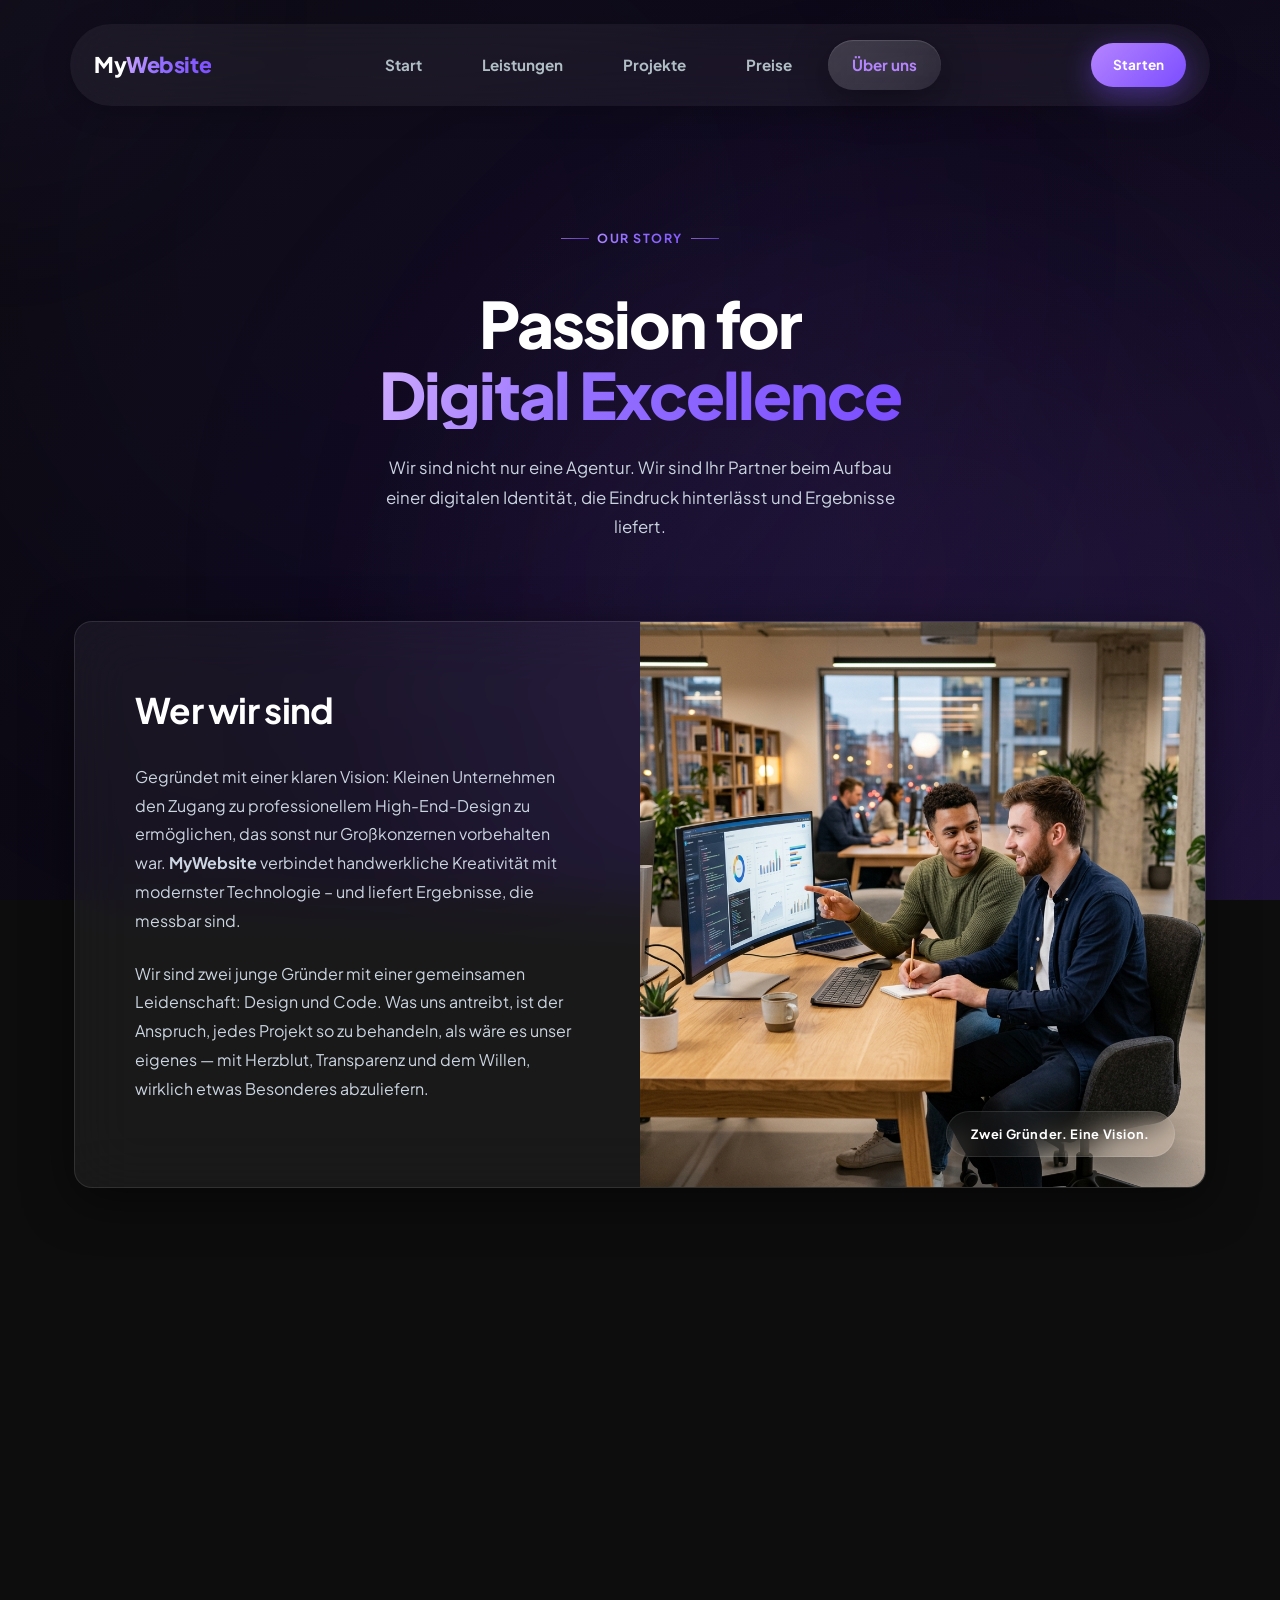
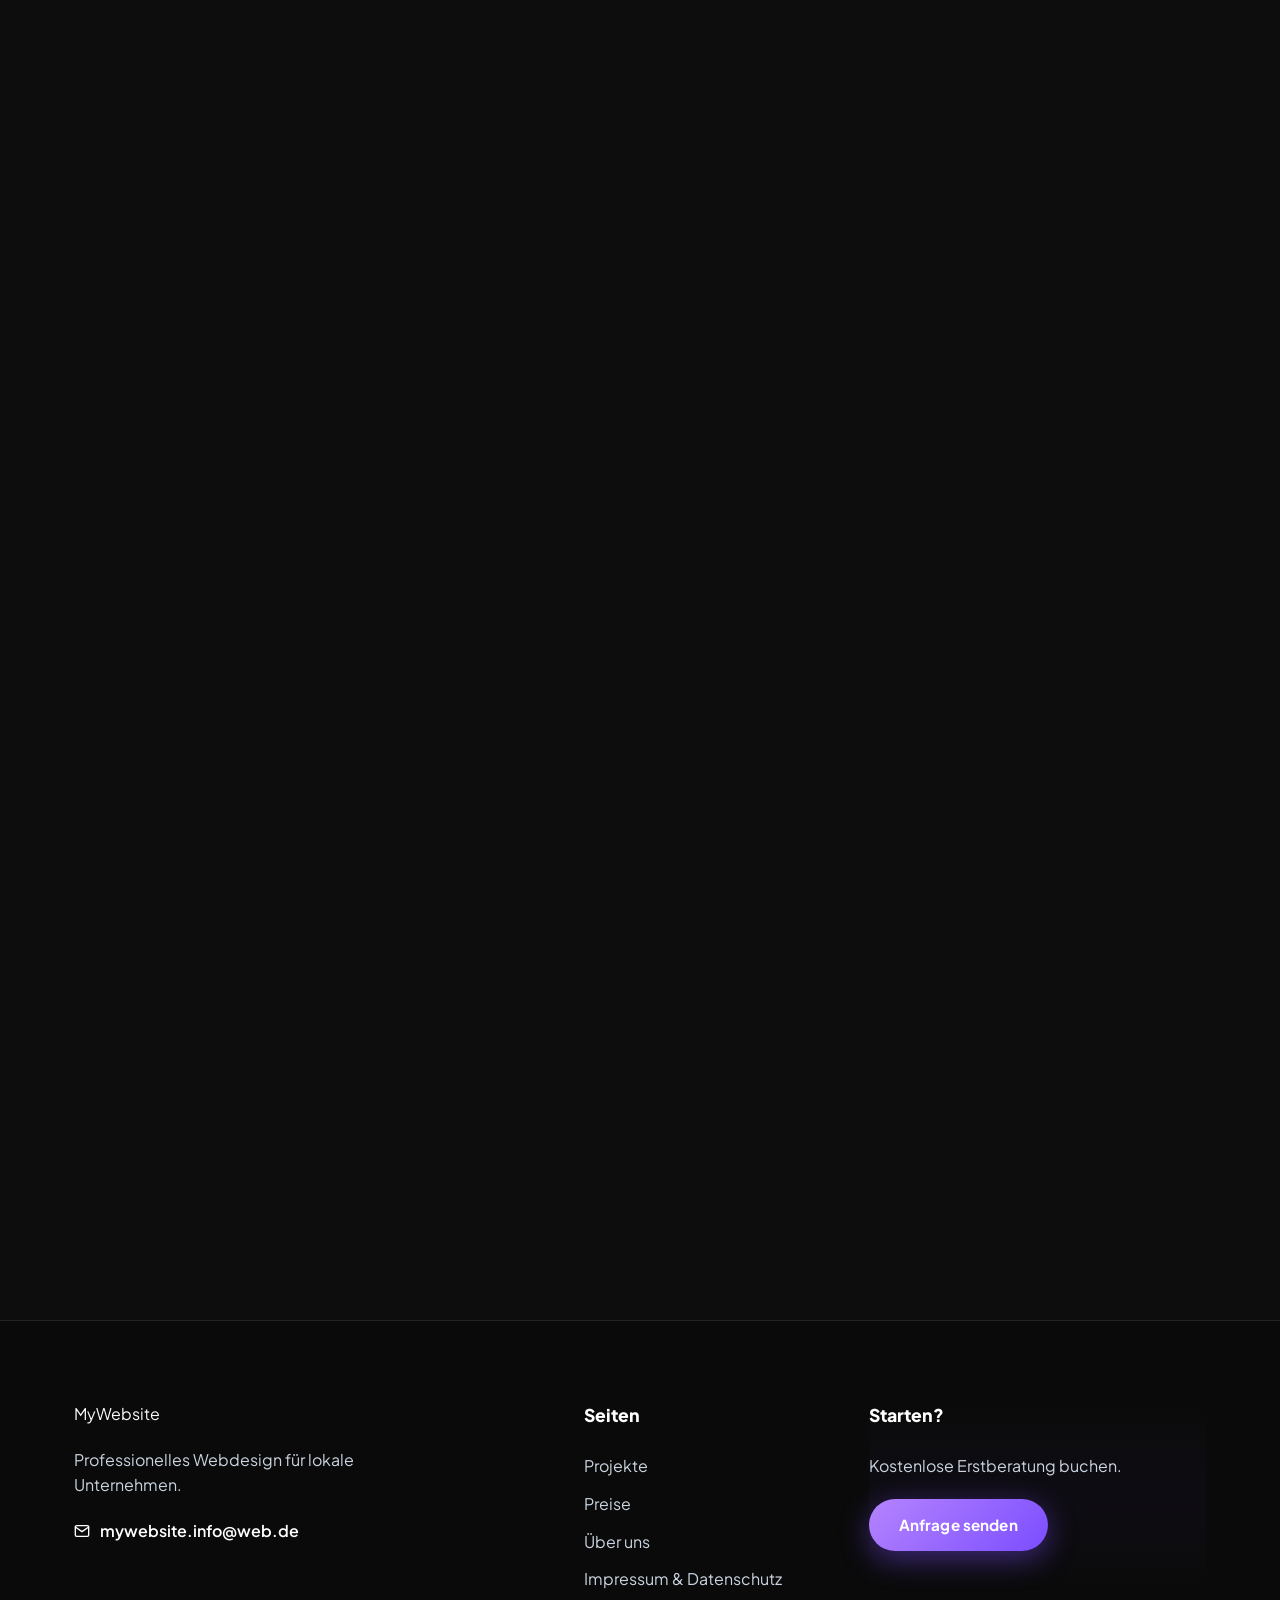
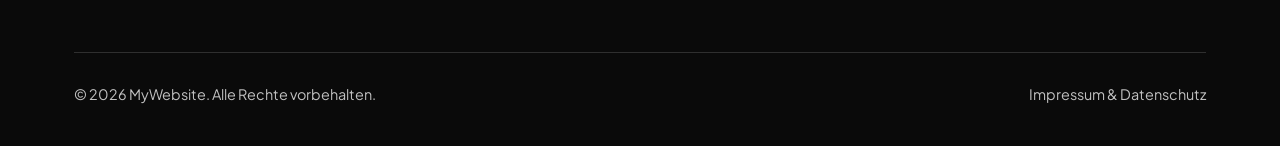
<file: about.html>
<!DOCTYPE html>
<html lang="de">
<head>
  <meta charset="UTF-8" />
  <meta name="viewport" content="width=device-width, initial-scale=1.0" />
  <meta name="description" content="Erfahren Sie mehr über MyWebsite – Ihr Partner für professionelles Webdesign." />
  <title>About Us — MyWebsite</title>

  <!-- Fonts -->
  <link rel="preconnect" href="https://fonts.googleapis.com" />
  <link rel="preconnect" href="https://fonts.gstatic.com" crossorigin />

  <!-- Stylesheet (Same as main site) -->
  <link rel="stylesheet" href="css/style.css?v=2.0" />
  <style>
    .section { padding: 100px 0 !important; }
    .about-visual-box { min-height: 480px !important; }
  </style>
</head>

<body class="subpage about-page" id="top">


  <!-- ── Ambient Background (Liquid Aurora) ────────────────── -->
  <div class="ambient-layer" aria-hidden="true">
    <div class="ambient-shape ambient-shape-1"></div>
    <div class="ambient-shape ambient-shape-2"></div>
    <div class="ambient-shape ambient-shape-3"></div>
  </div>
  <div class="mouse-glow" id="mouseGlow" aria-hidden="true"></div>

  <!-- ══════════════════════════════════════════════════════════
       NAVIGATION
       ══════════════════════════════════════════════════════════ -->
  <nav class="navbar" id="navbar">
    <div class="container">
      <a class="nav-logo" href="index.html#top" aria-label="MyWebsite – Startseite">
        My<span>Website</span>
      </a>


      <ul class="nav-links" role="list">
        <div class="nav-indicator" id="navIndicator"></div>
        <li><a href="index.html#top">Start</a></li>
        <li><a href="index.html#leistungen">Leistungen</a></li>
        <li><a href="index.html#examples">Projekte</a></li>

        <li><a href="index.html#pricing">Preise</a></li>
        <li><a href="about.html" class="active">Über uns</a></li>

      </ul>


      <div class="nav-actions">
        <a class="btn btn-primary" href="index.html#pricing">Starten</a>
        <button class="nav-hamburger" id="hamburger" aria-label="Menü öffnen">
          <span></span><span></span><span></span>
        </button>
      </div>
    </div>
  </nav>

  <!-- Mobile menu -->
  <div class="mobile-menu" id="mobileMenu" role="dialog" aria-modal="true" aria-label="Navigation">
    <a href="index.html#top">Start</a>
    <a href="index.html#leistungen">Leistungen</a>
    <a href="index.html#examples">Projekte</a>

    <a href="index.html#pricing">Preise</a>
    <a href="about.html" class="active">Über uns</a>

    <a class="btn btn-primary" href="index.html#pricing" style="margin-top:24px;">Starten</a>
  </div>


  <!-- ══════════════════════════════════════════════════════════
       ABOUT HERO
       ══════════════════════════════════════════════════════════ -->
  <section class="section">
    <div class="container" style="padding-top: 120px;">
      
      <div class="reveal" style="max-width: 800px; margin: 0 auto; text-align: center; margin-bottom: 80px;">
        <div class="section-label">Our Story</div>
        <h1 class="hero-title" style="margin-top:20px;">Passion for <span class="purple">Digital Excellence</span></h1>
        <p class="section-subtitle" style="margin: 20px auto 0;">
          Wir sind nicht nur eine Agentur. Wir sind Ihr Partner beim Aufbau einer 
          digitalen Identität, die Eindruck hinterlässt und Ergebnisse liefert.
        </p>
      </div>

      <!-- Main Story Card -->
      <div class="glass-card reveal reveal-delay-2" style="overflow: hidden; margin-bottom: 80px;">
        <div style="display: grid; grid-template-columns: 1fr 1fr; gap: 0; align-items: stretch;">
          
          <div style="padding: 60px;">
            <h2 style="font-size: 2.2rem; margin-bottom: 24px; color: #fff; letter-spacing: -0.02em;">Wer wir sind</h2>
            <p style="color: var(--secondary); line-height: 1.8; margin-bottom: 24px;">
              Gegründet mit einer klaren Vision: Kleinen Unternehmen den Zugang zu professionellem High-End-Design zu ermöglichen, das sonst nur Großkonzernen vorbehalten war. <strong>MyWebsite</strong> verbindet handwerkliche Kreativität mit modernster Technologie – und liefert Ergebnisse, die messbar sind.
            </p>
            <p style="color: var(--secondary); line-height: 1.8; margin-bottom: 0;">
              Wir sind zwei junge Gründer mit einer gemeinsamen Leidenschaft: Design und Code. Was uns antreibt, ist der Anspruch, jedes Projekt so zu behandeln, als wäre es unser eigenes — mit Herzblut, Transparenz und dem Willen, wirklich etwas Besonderes abzuliefern.
            </p>
          </div>

          <!-- Team Visualization -->
          <div style="position: relative; background: rgba(255,255,255,0.03); min-height: 400px; display: flex; align-items: center; justify-content: center; overflow: hidden;">
            <div style="position: absolute; inset: 0; background: linear-gradient(135deg, rgba(124,77,255,0.1) 0%, transparent 100%);"></div>
            
            <!-- Team Photo -->
            <!-- TODO: echtes Foto einsetzen -->
            <img src="img/team.png" alt="Die Gründer von MyWebsite bei der Arbeit" style="width: 100%; height: 100%; object-fit: cover; position: relative; z-index: 1;">
             
            <div style="position: absolute; bottom: 30px; right: 30px; background: var(--glass-bg); backdrop-filter: blur(14px); -webkit-backdrop-filter: blur(14px); padding: 12px 24px; border-radius: 50px; border: 1px solid var(--glass-border); font-size: 0.8rem; color: #fff; font-weight: 700; letter-spacing: 0.05em; box-shadow: var(--shadow); z-index: 2;">
              Zwei Gründer. Eine Vision.
            </div>
          </div>
        </div>
      </div>



    </div>
  </section>

  <!-- ══════════════════════════════════════════════════════════
       SECTION: WARUM WIR?
       ══════════════════════════════════════════════════════════ -->
  <section class="section">
    <div class="container">
      <div class="reveal" style="text-align: center; margin-bottom: 60px;">
        <div class="section-label">Warum MyWebsite</div>
        <h2 class="section-title">Nicht irgendeine <span>Agentur.</span></h2>
      </div>

      <div class="why-us-grid reveal">
        <div class="glass-card why-card">
          <div class="why-card-icon">
            <svg width="24" height="24" viewBox="0 0 24 24" fill="none" stroke="currentColor" stroke-width="2" stroke-linecap="round" stroke-linejoin="round"><path d="M20 21v-2a4 4 0 0 0-4-4H8a4 4 0 0 0-4 4v2"/><circle cx="12" cy="7" r="4"/></svg>
          </div>
          <h3 class="why-card-title">Persönlich</h3>
          <p class="why-card-text">Kein Ticket-System, kein anonymes Team — du sprichst direkt mit uns.</p>
        </div>
        <div class="glass-card why-card">
          <div class="why-card-icon">
            <svg width="24" height="24" viewBox="0 0 24 24" fill="none" stroke="currentColor" stroke-width="2" stroke-linecap="round" stroke-linejoin="round"><polygon points="13 2 3 14 12 14 11 22 21 10 12 10 13 2"/></svg>
          </div>
          <h3 class="why-card-title">Schnell</h3>
          <p class="why-card-text">Von der Anfrage bis zur fertigen Website in 7 Tagen. Garantiert.</p>
        </div>
        <div class="glass-card why-card">
          <div class="why-card-icon">
            <svg width="24" height="24" viewBox="0 0 24 24" fill="none" stroke="currentColor" stroke-width="2" stroke-linecap="round" stroke-linejoin="round"><line x1="12" y1="1" x2="12" y2="23"/><path d="M17 5H9.5a3.5 3.5 0 0 0 0 7h5a3.5 3.5 0 0 1 0 7H6"/></svg>
          </div>
          <h3 class="why-card-title">Fair</h3>
          <p class="why-card-text">Transparente Festpreise. Keine versteckten Kosten, keine bösen Überraschungen.</p>
        </div>
      </div>

    </div>
  </section>

  <!-- ══════════════════════════════════════════════════════════
       SECTION: FAQ
       ══════════════════════════════════════════════════════════ -->
  <section class="section">
    <div class="container">
      <div class="reveal" style="text-align: center; margin-bottom: 60px;">
        <div class="section-label">Häufig gestellte Fragen</div>
        <h2 class="section-title">Haben Sie <span>Fragen?</span></h2>
      </div>

      <div class="faq-grid reveal">
        <div class="faq-item active">
          <button class="faq-question">
            <span>Was kostet eine Website bei euch?</span>
            <span class="faq-plus">+</span>
          </button>
          <div class="faq-answer">
            Unsere Pakete starten ab 179 €. Alle Preise findest du transparent auf unserer Hauptseite — keine Extras, keine Überraschungen.
          </div>
        </div>
        <div class="faq-item">
          <button class="faq-question">
            <span>Wie lange dauert die Umsetzung?</span>
            <span class="faq-plus">+</span>
          </button>
          <div class="faq-answer">
            In der Regel 5–7 Werktage nach finalem Briefing. Bei komplexeren Projekten kommunizieren wir den Zeitplan vorab klar.
          </div>
        </div>
        <div class="faq-item">
          <button class="faq-question">
            <span>Was brauche ich, um loszulegen?</span>
            <span class="faq-plus">+</span>
          </button>
          <div class="faq-answer">
            Nur deine Idee und ein paar Infos zu deinem Betrieb. Wir führen dich durch alles Weitere im kostenlosen Erstgespräch.
          </div>
        </div>
        <div class="faq-item">
          <button class="faq-question">
            <span>Kann ich die Website danach selbst bearbeiten?</span>
            <span class="faq-plus">+</span>
          </button>
          <div class="faq-answer">
            Ja — wir bauen auf einfache Systeme, die du ohne Vorkenntnisse pflegen kannst. Alternativ übernehmen wir das für dich.
          </div>
        </div>
        <div class="faq-item">
          <button class="faq-question">
            <span>Was passiert nach der Übergabe?</span>
            <span class="faq-plus">+</span>
          </button>
          <div class="faq-answer">
            Je nach Paket erhältst du 30 oder 90 Tage Support. Danach bieten wir flexible Wartungspakete an.
          </div>
        </div>
      </div>
    </div>
  </section>

  <!-- ══════════════════════════════════════════════════════════
       FOOTER
       ══════════════════════════════════════════════════════════ -->
  <footer class="footer" id="footer" role="contentinfo">
    <div class="container">
      <div class="footer-grid">
        <!-- Column 1: Brand -->
        <div class="footer-col brand">
          <a href="#" class="footer-logo">My<span>Website</span></a>
          <p class="footer-claim">Professionelles Webdesign für lokale Unternehmen.</p>
          <a href="mailto:mywebsite.info@web.de" class="footer-email-link">
            <svg width="16" height="16" viewBox="0 0 24 24" fill="none" stroke="currentColor" stroke-width="2" stroke-linecap="round" stroke-linejoin="round">
              <path d="M4 4h16c1.1 0 2 .9 2 2v12c0 1.1-.9 2-2 2H4c-1.1 0-2-.9-2-2V6c0-1.1.9-2 2-2z"/><polyline points="22,6 12,13 2,6"/>
            </svg>
            mywebsite.info@web.de
          </a>
        </div>

        <!-- Column 2: Navigation -->
        <div class="footer-col nav">
          <h4 class="footer-title">Seiten</h4>
          <ul class="footer-links">
            <li><a href="index.html#examples">Projekte</a></li>
            <li><a href="index.html#pricing">Preise</a></li>
            <li><a href="about.html">Über uns</a></li>
            <li><a href="impressum.html">Impressum & Datenschutz</a></li>
          </ul>
        </div>

        <!-- Column 3: Contact / CTA -->
        <div class="footer-col contact">
          <h4 class="footer-title">Starten?</h4>
          <p class="footer-text">Kostenlose Erstberatung buchen.</p>
          <a href="javascript:void(0)" onclick="openBookingModal('Footer')" class="btn btn-primary">Anfrage senden</a>
        </div>
      </div>

      <div class="footer-bottom">
        <div class="footer-copyright">
          &copy; 2026 MyWebsite. Alle Rechte vorbehalten.
        </div>
        <div class="footer-legal">
          <a href="impressum.html">Impressum & Datenschutz</a>
        </div>
      </div>
    </div>
  </footer>


  <script src="js/main.js?v=2.0"></script>
</body>
</html>
</file>
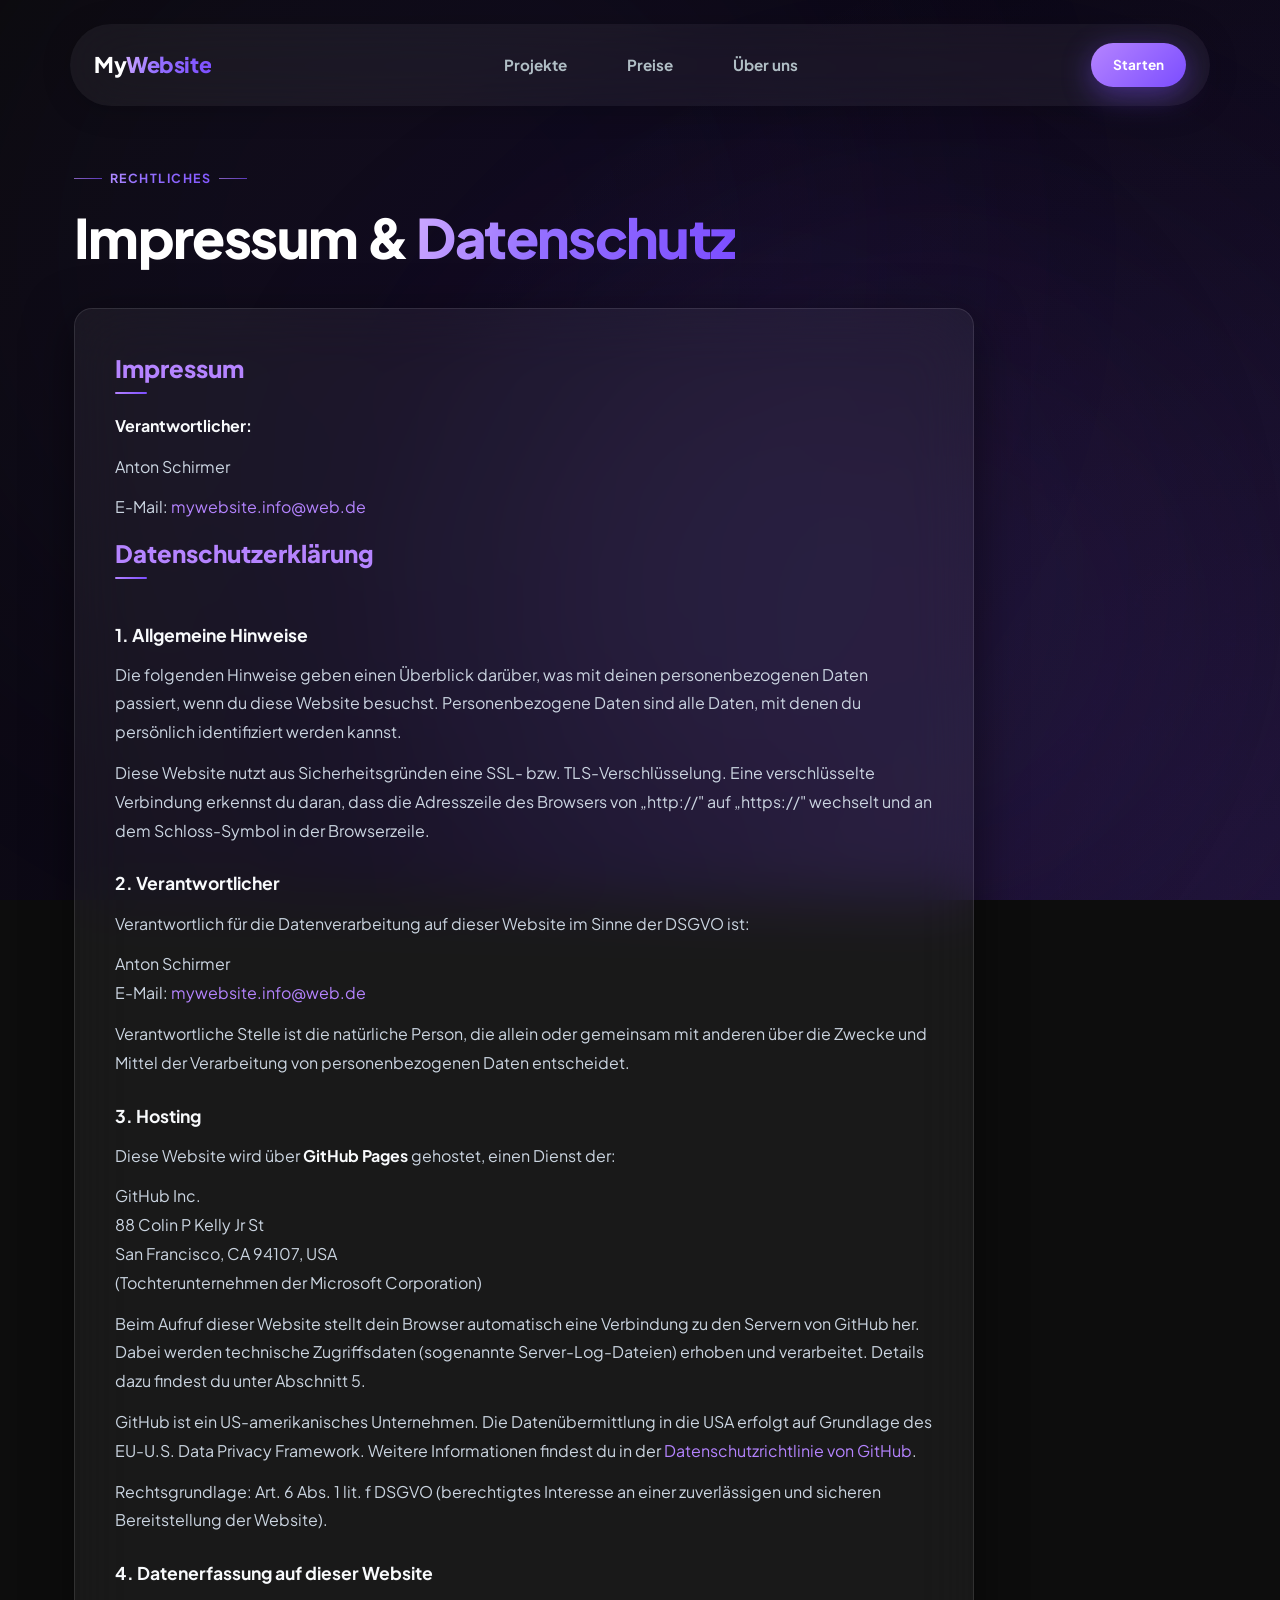
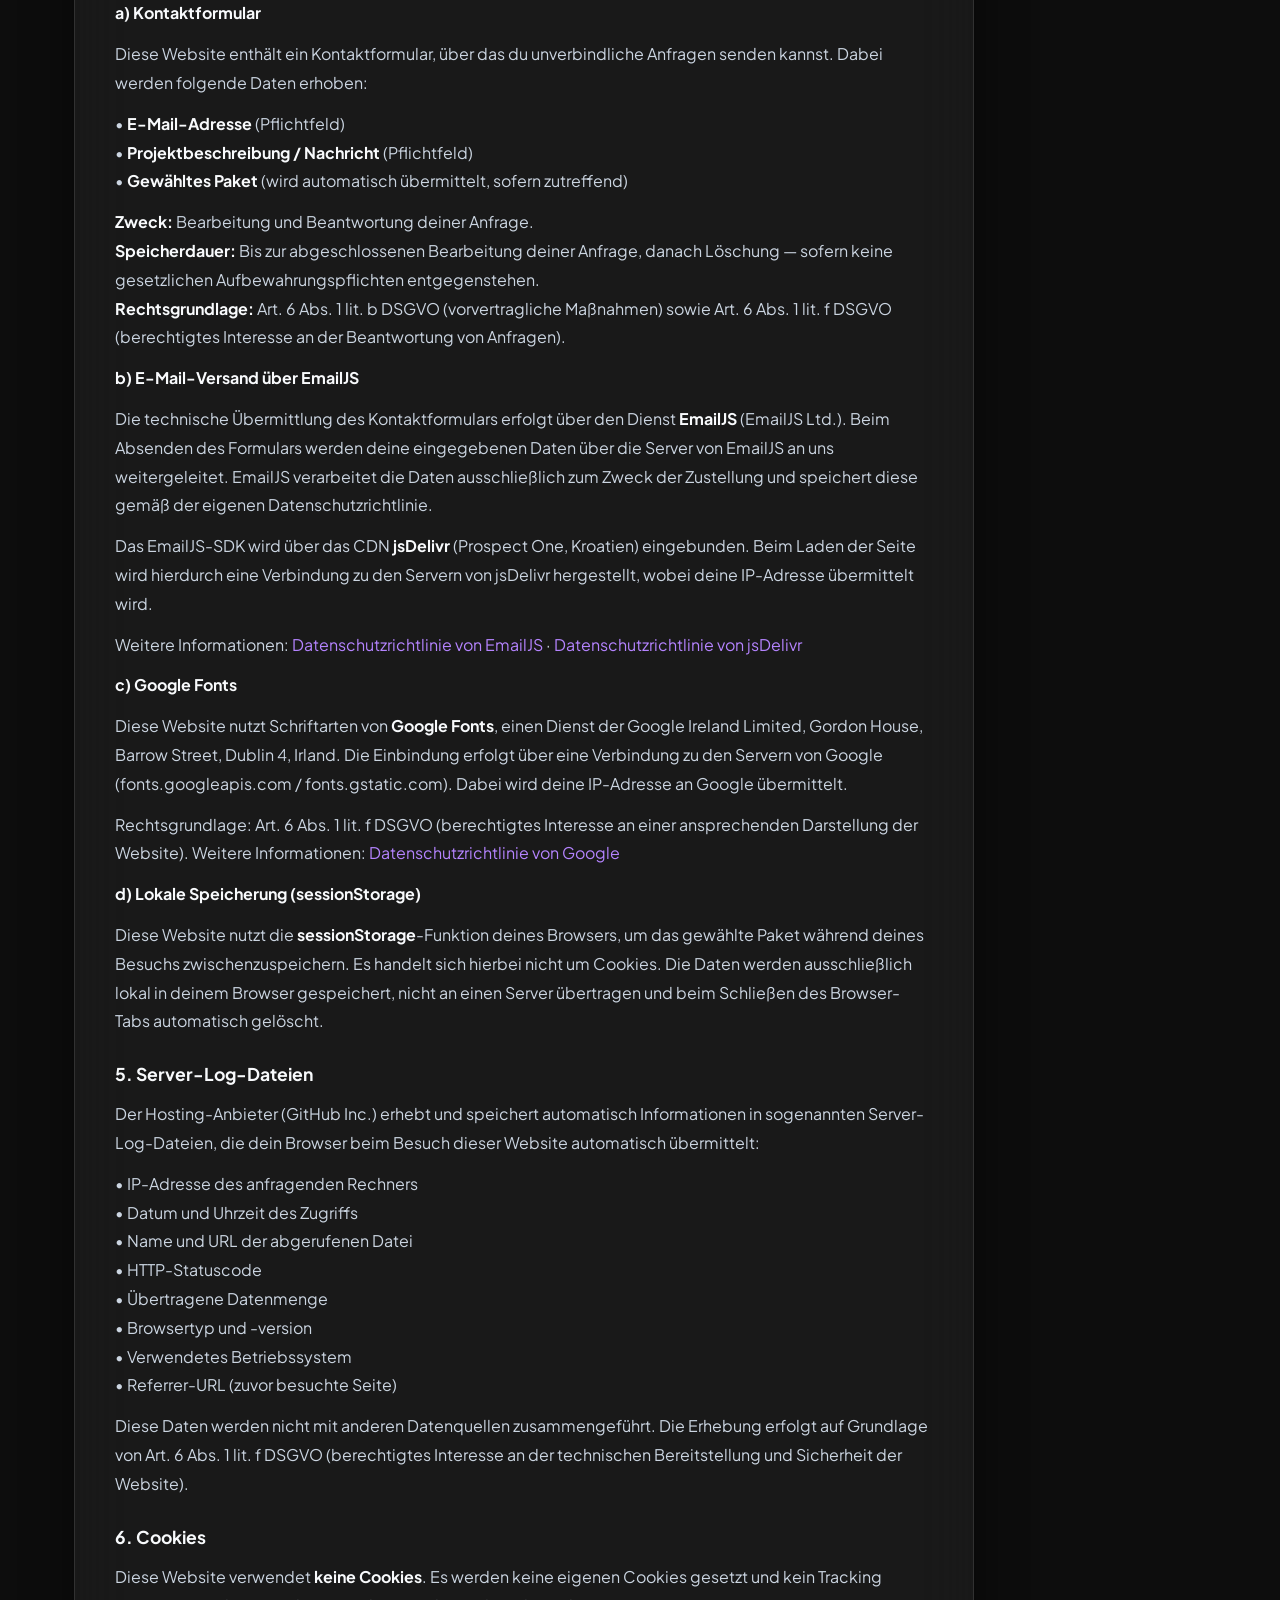
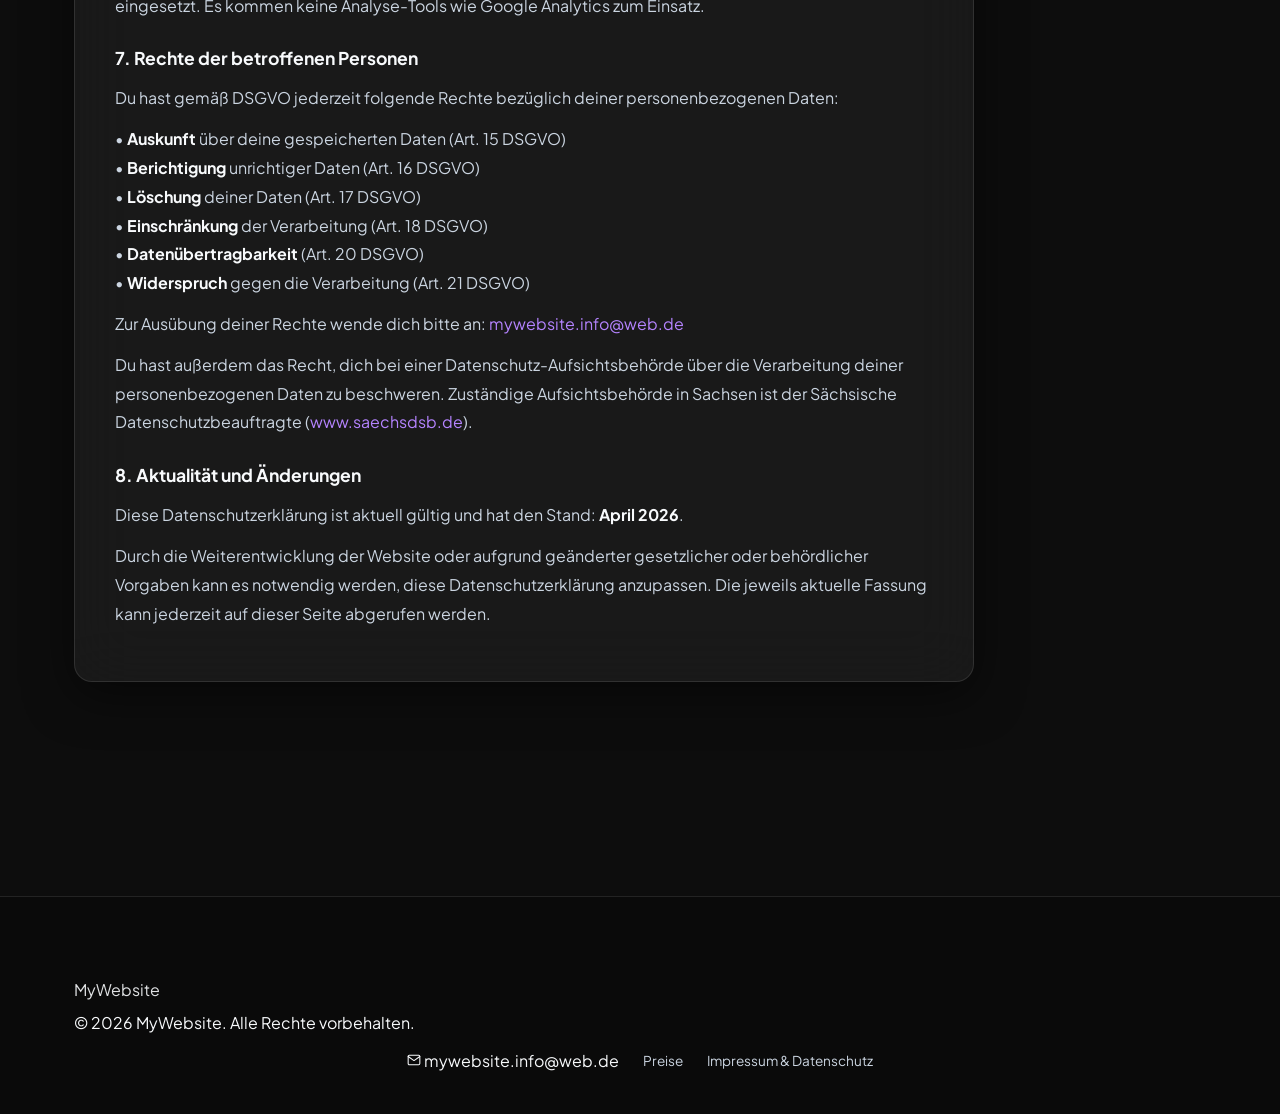
<file: impressum.html>
<!DOCTYPE html>
<html lang="de">
<head>
  <meta charset="UTF-8" />
  <meta name="viewport" content="width=device-width, initial-scale=1.0" />
  <meta name="description" content="Impressum und Datenschutzerklärung von MyWebsite." />
  <meta name="robots" content="noindex, follow" />
  <title>Impressum & Datenschutz — MyWebsite</title>

  <!-- Fonts -->
  <link rel="preconnect" href="https://fonts.googleapis.com" />
  <link rel="preconnect" href="https://fonts.gstatic.com" crossorigin />

  <!-- Stylesheet -->
  <link rel="stylesheet" href="css/style.css?v=2.0" />
</head>
<body>

  <!-- ── Ambient Background (Liquid Aurora) ────────────────── -->
  <div class="ambient-layer" aria-hidden="true">
    <div class="ambient-shape ambient-shape-1"></div>
    <div class="ambient-shape ambient-shape-2"></div>
    <div class="ambient-shape ambient-shape-3"></div>
  </div>
  
  <!-- Mouse follower spotlight -->
  <div class="mouse-glow" id="mouseGlow" aria-hidden="true"></div>


  <!-- ══════════════════════════════════════════════════════════
       NAVIGATION
       ══════════════════════════════════════════════════════════ -->
  <nav class="navbar" id="navbar" aria-label="Hauptnavigation">
    <div class="container">
      <a class="nav-logo" href="index.html" aria-label="MyWebsite – Startseite">
        My<span>Website</span>
      </a>

      <ul class="nav-links" role="list">
        <div class="nav-indicator" id="navIndicator"></div>
        <li><a href="index.html#examples">Projekte</a></li>
        <li><a href="index.html#pricing">Preise</a></li>
        <li><a href="about.html">Über uns</a></li>
      </ul>

      <div class="nav-actions">
        <a class="btn btn-primary" href="index.html#pricing" id="nav-cta">Starten</a>
        <button class="nav-hamburger" id="hamburger" aria-label="Menü öffnen" aria-expanded="false">
          <span></span><span></span><span></span>
        </button>
      </div>
    </div>
  </nav>

  <!-- Mobile menu -->
  <div class="mobile-menu" id="mobileMenu" role="dialog" aria-modal="true" aria-label="Navigation">
    <a href="index.html#examples">Projekte</a>
    <a href="index.html#pricing">Preise</a>
    <a href="about.html">Über uns</a>
    <a class="btn btn-primary" href="index.html#pricing" style="margin-top:24px;">Starten</a>
  </div>


  <!-- ══════════════════════════════════════════════════════════
       LEGAL CONTENT
       ══════════════════════════════════════════════════════════ -->
  <main class="section legal-section" style="padding-top: 160px; min-height: 80vh;">
    <div class="container">
      <div class="reveal">
        <div class="section-label">Rechtliches</div>
        <h1 class="section-title">Impressum & <span>Datenschutz</span></h1>
      </div>

      <div class="glass-card reveal reveal-delay-1 legal-card" style="padding: 40px; margin-top: 40px; max-width: 900px;">
        
        <div class="legal-block">
          <h2>Impressum</h2>
          <p><strong>Verantwortlicher:</strong></p>
          <p>Anton Schirmer</p>
          <p>E-Mail: <a href="mailto:mywebsite.info@web.de" class="purple">mywebsite.info@web.de</a></p>
        </div>

        <div class="legal-block">
          <h2>Datenschutzerklärung</h2>

          <h3 style="font-size: 1.1rem; margin: 24px 0 12px; color: var(--tertiary);">1. Allgemeine Hinweise</h3>
          <p>
            Die folgenden Hinweise geben einen Überblick darüber, was mit deinen personenbezogenen Daten passiert, wenn du diese Website besuchst. Personenbezogene Daten sind alle Daten, mit denen du persönlich identifiziert werden kannst.
          </p>
          <p>
            Diese Website nutzt aus Sicherheitsgründen eine SSL- bzw. TLS-Verschlüsselung. Eine verschlüsselte Verbindung erkennst du daran, dass die Adresszeile des Browsers von „http://" auf „https://" wechselt und an dem Schloss-Symbol in der Browserzeile.
          </p>

          <h3 style="font-size: 1.1rem; margin: 24px 0 12px; color: var(--tertiary);">2. Verantwortlicher</h3>
          <p>
            Verantwortlich für die Datenverarbeitung auf dieser Website im Sinne der DSGVO ist:
          </p>
          <p>
            Anton Schirmer<br>
            E-Mail: <a href="mailto:mywebsite.info@web.de" class="purple">mywebsite.info@web.de</a>
          </p>
          <p>
            Verantwortliche Stelle ist die natürliche Person, die allein oder gemeinsam mit anderen über die Zwecke und Mittel der Verarbeitung von personenbezogenen Daten entscheidet.
          </p>

          <h3 style="font-size: 1.1rem; margin: 24px 0 12px; color: var(--tertiary);">3. Hosting</h3>
          <p>
            Diese Website wird über <strong>GitHub Pages</strong> gehostet, einen Dienst der:
          </p>
          <p>
            GitHub Inc.<br>
            88 Colin P Kelly Jr St<br>
            San Francisco, CA 94107, USA<br>
            (Tochterunternehmen der Microsoft Corporation)
          </p>
          <p>
            Beim Aufruf dieser Website stellt dein Browser automatisch eine Verbindung zu den Servern von GitHub her. Dabei werden technische Zugriffsdaten (sogenannte Server-Log-Dateien) erhoben und verarbeitet. Details dazu findest du unter Abschnitt 5.
          </p>
          <p>
            GitHub ist ein US-amerikanisches Unternehmen. Die Datenübermittlung in die USA erfolgt auf Grundlage des EU-U.S. Data Privacy Framework. Weitere Informationen findest du in der <a href="https://docs.github.com/en/site-policy/privacy-policies/github-privacy-statement" class="purple" target="_blank" rel="noopener">Datenschutzrichtlinie von GitHub</a>.
          </p>
          <p>
            Rechtsgrundlage: Art. 6 Abs. 1 lit. f DSGVO (berechtigtes Interesse an einer zuverlässigen und sicheren Bereitstellung der Website).
          </p>

          <h3 style="font-size: 1.1rem; margin: 24px 0 12px; color: var(--tertiary);">4. Datenerfassung auf dieser Website</h3>

          <p><strong>a) Kontaktformular</strong></p>
          <p>
            Diese Website enthält ein Kontaktformular, über das du unverbindliche Anfragen senden kannst. Dabei werden folgende Daten erhoben:
          </p>
          <p>
            • <strong>E-Mail-Adresse</strong> (Pflichtfeld)<br>
            • <strong>Projektbeschreibung / Nachricht</strong> (Pflichtfeld)<br>
            • <strong>Gewähltes Paket</strong> (wird automatisch übermittelt, sofern zutreffend)
          </p>
          <p>
            <strong>Zweck:</strong> Bearbeitung und Beantwortung deiner Anfrage.<br>
            <strong>Speicherdauer:</strong> Bis zur abgeschlossenen Bearbeitung deiner Anfrage, danach Löschung — sofern keine gesetzlichen Aufbewahrungspflichten entgegenstehen.<br>
            <strong>Rechtsgrundlage:</strong> Art. 6 Abs. 1 lit. b DSGVO (vorvertragliche Maßnahmen) sowie Art. 6 Abs. 1 lit. f DSGVO (berechtigtes Interesse an der Beantwortung von Anfragen).
          </p>

          <p><strong>b) E-Mail-Versand über EmailJS</strong></p>
          <p>
            Die technische Übermittlung des Kontaktformulars erfolgt über den Dienst <strong>EmailJS</strong> (EmailJS Ltd.). Beim Absenden des Formulars werden deine eingegebenen Daten über die Server von EmailJS an uns weitergeleitet. EmailJS verarbeitet die Daten ausschließlich zum Zweck der Zustellung und speichert diese gemäß der eigenen Datenschutzrichtlinie.
          </p>
          <p>
            Das EmailJS-SDK wird über das CDN <strong>jsDelivr</strong> (Prospect One, Kroatien) eingebunden. Beim Laden der Seite wird hierdurch eine Verbindung zu den Servern von jsDelivr hergestellt, wobei deine IP-Adresse übermittelt wird.
          </p>
          <p>
            Weitere Informationen: <a href="https://www.emailjs.com/legal/privacy-policy/" class="purple" target="_blank" rel="noopener">Datenschutzrichtlinie von EmailJS</a> · <a href="https://www.jsdelivr.com/terms/privacy-policy-jsdelivr-net" class="purple" target="_blank" rel="noopener">Datenschutzrichtlinie von jsDelivr</a>
          </p>

          <p><strong>c) Google Fonts</strong></p>
          <p>
            Diese Website nutzt Schriftarten von <strong>Google Fonts</strong>, einen Dienst der Google Ireland Limited, Gordon House, Barrow Street, Dublin 4, Irland. Die Einbindung erfolgt über eine Verbindung zu den Servern von Google (fonts.googleapis.com / fonts.gstatic.com). Dabei wird deine IP-Adresse an Google übermittelt.
          </p>
          <p>
            Rechtsgrundlage: Art. 6 Abs. 1 lit. f DSGVO (berechtigtes Interesse an einer ansprechenden Darstellung der Website). Weitere Informationen: <a href="https://policies.google.com/privacy" class="purple" target="_blank" rel="noopener">Datenschutzrichtlinie von Google</a>
          </p>

          <p><strong>d) Lokale Speicherung (sessionStorage)</strong></p>
          <p>
            Diese Website nutzt die <strong>sessionStorage</strong>-Funktion deines Browsers, um das gewählte Paket während deines Besuchs zwischenzuspeichern. Es handelt sich hierbei nicht um Cookies. Die Daten werden ausschließlich lokal in deinem Browser gespeichert, nicht an einen Server übertragen und beim Schließen des Browser-Tabs automatisch gelöscht.
          </p>

          <h3 style="font-size: 1.1rem; margin: 24px 0 12px; color: var(--tertiary);">5. Server-Log-Dateien</h3>
          <p>
            Der Hosting-Anbieter (GitHub Inc.) erhebt und speichert automatisch Informationen in sogenannten Server-Log-Dateien, die dein Browser beim Besuch dieser Website automatisch übermittelt:
          </p>
          <p>
            • IP-Adresse des anfragenden Rechners<br>
            • Datum und Uhrzeit des Zugriffs<br>
            • Name und URL der abgerufenen Datei<br>
            • HTTP-Statuscode<br>
            • Übertragene Datenmenge<br>
            • Browsertyp und -version<br>
            • Verwendetes Betriebssystem<br>
            • Referrer-URL (zuvor besuchte Seite)
          </p>
          <p>
            Diese Daten werden nicht mit anderen Datenquellen zusammengeführt. Die Erhebung erfolgt auf Grundlage von Art. 6 Abs. 1 lit. f DSGVO (berechtigtes Interesse an der technischen Bereitstellung und Sicherheit der Website).
          </p>

          <h3 style="font-size: 1.1rem; margin: 24px 0 12px; color: var(--tertiary);">6. Cookies</h3>
          <p>
            Diese Website verwendet <strong>keine Cookies</strong>. Es werden keine eigenen Cookies gesetzt und kein Tracking eingesetzt. Es kommen keine Analyse-Tools wie Google Analytics zum Einsatz.
          </p>

          <h3 style="font-size: 1.1rem; margin: 24px 0 12px; color: var(--tertiary);">7. Rechte der betroffenen Personen</h3>
          <p>
            Du hast gemäß DSGVO jederzeit folgende Rechte bezüglich deiner personenbezogenen Daten:
          </p>
          <p>
            • <strong>Auskunft</strong> über deine gespeicherten Daten (Art. 15 DSGVO)<br>
            • <strong>Berichtigung</strong> unrichtiger Daten (Art. 16 DSGVO)<br>
            • <strong>Löschung</strong> deiner Daten (Art. 17 DSGVO)<br>
            • <strong>Einschränkung</strong> der Verarbeitung (Art. 18 DSGVO)<br>
            • <strong>Datenübertragbarkeit</strong> (Art. 20 DSGVO)<br>
            • <strong>Widerspruch</strong> gegen die Verarbeitung (Art. 21 DSGVO)
          </p>
          <p>
            Zur Ausübung deiner Rechte wende dich bitte an: <a href="mailto:mywebsite.info@web.de" class="purple">mywebsite.info@web.de</a>
          </p>
          <p>
            Du hast außerdem das Recht, dich bei einer Datenschutz-Aufsichtsbehörde über die Verarbeitung deiner personenbezogenen Daten zu beschweren. Zuständige Aufsichtsbehörde in Sachsen ist der Sächsische Datenschutzbeauftragte (<a href="https://www.saechsdsb.de" class="purple" target="_blank" rel="noopener">www.saechsdsb.de</a>).
          </p>

          <h3 style="font-size: 1.1rem; margin: 24px 0 12px; color: var(--tertiary);">8. Aktualität und Änderungen</h3>
          <p>
            Diese Datenschutzerklärung ist aktuell gültig und hat den Stand: <strong>April 2026</strong>.
          </p>
          <p>
            Durch die Weiterentwicklung der Website oder aufgrund geänderter gesetzlicher oder behördlicher Vorgaben kann es notwendig werden, diese Datenschutzerklärung anzupassen. Die jeweils aktuelle Fassung kann jederzeit auf dieser Seite abgerufen werden.
          </p>
        </div>

      </div>

      <div class="reveal reveal-delay-2" style="margin-top: 40px;">
        <a href="index.html" class="btn btn-secondary">&larr; Zurück zur Startseite</a>
      </div>
    </div>
  </main>


  <!-- ══════════════════════════════════════════════════════════
       FOOTER
       ══════════════════════════════════════════════════════════ -->
  <footer class="footer" role="contentinfo">
    <div class="container">
      <div class="footer-inner">
        <div class="footer-logo" style="margin-bottom: 8px; opacity: 0.9;">My<span>Website</span></div>
        <p class="footer-center" style="margin-bottom: 12px;">&copy; 2026 MyWebsite. Alle Rechte vorbehalten.</p>
        <div style="display: flex; gap: 24px; align-items: center; flex-wrap: wrap; justify-content: center;">
          <a class="footer-email" href="mailto:mywebsite.info@web.de" aria-label="E-Mail senden">
            <svg width="14" height="14" viewBox="0 0 24 24" fill="none" stroke="currentColor" stroke-width="1.8" stroke-linecap="round" stroke-linejoin="round" aria-hidden="true">
              <path d="M4 4h16c1.1 0 2 .9 2 2v12c0 1.1-.9 2-2 2H4c-1.1 0-2-.9-2-2V6c0-1.1.9-2 2-2z"/>
              <polyline points="22,6 12,13 2,6"/>
            </svg>
            mywebsite.info@web.de
          </a>
          <a href="index.html#pricing" class="footer-legal-link">Preise</a>
          <a href="impressum.html" class="footer-legal-link">Impressum & Datenschutz</a>
        </div>
      </div>
    </div>
  </footer>

  <!-- Toast -->
  <div class="toast" id="toast" role="status" aria-live="polite" aria-atomic="true"></div>

  <!-- Main Script -->
  <script src="js/main.js?v=2.0"></script>

</body>
</html>
</file>
<file: css/style.css>
/* ============================================================
   MYWEBSITE — MAIN STYLESHEET
   Design System: Dark, Purple-gradient, Glassmorphism
   ============================================================ */

/* ---------- Google Fonts ---------- */
@import url('https://fonts.googleapis.com/css2?family=Plus+Jakarta+Sans:wght@300;400;500;600;700;800&display=swap');

/* ---------- CSS Custom Properties ---------- */
:root {
  --bg:            #0D0D0D;
  --text-on-bg:    #FFFFFF;
  --text-dim:      #B0BEC5;
  
  --primary:       #7B4DFF;
  --primary-light: #B584FF;
  --primary-mid:   #946FFF;
  --primary-dark:  #5B35CC;
  --primary-glow:  rgba(123,77,255,0.40);

  /* Gradient tokens: slightly cooler */
  --grad-primary:  linear-gradient(135deg, #B584FF 0%, #7B4DFF 100%);
  --grad-text:     linear-gradient(110deg, #CEAAFF 0%, #946FFF 40%, #7B4DFF 100%);
  --grad-glow:     linear-gradient(135deg, rgba(181,132,255,0.15) 0%, rgba(123,77,255,0.08) 100%);

  --secondary:     #CBD5E1; /* Lightened from #94A3B8 for WCAG AA contrast against #0D0D0D */

  --tertiary:      #F8FAFC;
  --glass-bg:      rgba(255,255,255,0.05);
  --glass-border:  rgba(255,255,255,0.10);
  --glass-hover:   rgba(255,255,255,0.08);
  --glass-blur:    30px;
  --glass-glow:    inset 0 0 25px rgba(255,255,255,0.04);
  
  --shadow:        0 12px 48px rgba(0,0,0,0.5);
  --radius:        18px;
  --radius-sm:     12px;
  --transition:    0s; /* Reduced motion fallback */
}

@media (prefers-reduced-motion: no-preference) {
  :root { --transition: 0.3s ease-out; }
}






/* ---------- Reset & Base ---------- */
*, *::before, *::after { margin: 0; padding: 0; box-sizing: border-box; }

html { 
  scroll-behavior: auto; /* Reduced motion fallback */
  font-size: 16px; 
}

@media (prefers-reduced-motion: no-preference) {
  html { scroll-behavior: smooth; }
}



body {
  font-family: 'Plus Jakarta Sans', system-ui, -apple-system, sans-serif;
  background-color: var(--bg);
  color: var(--tertiary);
  overflow-x: hidden;
  line-height: 1.6;
  text-shadow: none;
}


img { max-width: 100%; display: block; }
a { text-decoration: none; color: inherit; }
ul { list-style: none; }

/* ---------- Scrollbar ---------- */
::-webkit-scrollbar { width: 6px; }
::-webkit-scrollbar-track { background: var(--bg); }
::-webkit-scrollbar-thumb {
  background: var(--grad-primary);
  border-radius: 99px;
}

/* ============================================================
   AMBIENT BACKGROUND LAYERS
   ============================================================ */

/* Canvas */
#bgCanvas {
  position: fixed;
  top: 0; left: 0;
  width: 100%; height: 100%;
  z-index: 0;
  pointer-events: none;
}

/* Drifting gradient orbs */
.bg-orb {
  position: fixed;
  border-radius: 50%;
  filter: blur(90px);
  pointer-events: none;
  z-index: 0;
  will-change: transform;
}

/* ══════════════════════════════════════════════════════════
   AMBIENT BACKGROUND (Liquid Aurora)
   ══════════════════════════════════════════════════════════ */
.ambient-layer {
  position: fixed;
  inset: 0;
  z-index: -1;
  overflow: hidden;
  /* Premium dark hypnotic gradient pulse */
  background: 
    radial-gradient(circle at 50% 50%, rgba(181,132,255,0.08) 0%, transparent 65%),
    linear-gradient(135deg, #0A0A0A 0%, #100825 50%, #0A0A0A 100%);
  background-size: 200% 200%;
  animation: center-pulse 20s ease-in-out infinite alternate;
  pointer-events: none;
}

@keyframes center-pulse {
  0%   { background-position: 0% 0%; opacity: 0.8; }
  50%  { background-position: 50% 50%; opacity: 1; }
  100% { background-position: 100% 100%; opacity: 0.9; }
}

.ambient-shape {
  position: absolute;
  border-radius: 50%;
  filter: blur(140px);
  -webkit-filter: blur(140px);
  opacity: 0.05;
  will-change: transform;
}

.ambient-shape-1 {
  width: 1000px; height: 1000px;
  background: var(--primary);
  top: -250px; left: -100px;
  opacity: 0.05;
  animation: float-slow 35s ease-in-out infinite alternate;
}

.ambient-shape-2 {
  width: 850px; height: 850px;
  background: var(--primary-light);
  bottom: -150px; right: -80px;
  opacity: 0.05;
  animation: float-slower 45s ease-in-out infinite alternate-reverse;
}

.ambient-shape-3 {
  width: 700px; height: 700px;
  background: #5B35CC;
  top: 25%; left: 30%;
  opacity: 0.045;
  animation: float-alt 38s ease-in-out infinite alternate;
}

/* Texture overlay for that premium grain feel */
.ambient-layer::after {
  content: "";
  position: absolute;
  inset: 0;
  background-image: url("data:image/svg+xml,%3Csvg viewBox='0 0 200 200' xmlns='http://www.w3.org/2000/svg'%3E%3Cfilter id='noiseFilter'%3E%3CfeTurbulence type='fractalNoise' baseFrequency='0.65' numOctaves='3' stitchTiles='stitch'/%3E%3C/filter%3E%3Crect width='100%25' height='100%25' filter='url(%23noiseFilter)'/%3E%3C/svg%3E");
  opacity: 0.02;
  mix-blend-mode: soft-light;
  pointer-events: none;
}

@keyframes float-slow {
  0%   { transform: translate(0, 0) scale(1) rotate(0deg); }
  100% { transform: translate(220px, 140px) scale(1.15) rotate(55deg); }
}

@keyframes float-slower {
  0%   { transform: translate(0, 0) scale(1) rotate(0deg); }
  100% { transform: translate(-180px, -150px) scale(1.2) rotate(-40deg); }
}

@keyframes float-alt {
  0%   { transform: translate(0, 0) scale(1); }
  100% { transform: translate(-130px, 180px) scale(0.9); }
}


/* Mouse spotlight glow following cursor */
.mouse-glow {
  position: fixed;
  top: 0; left: 0;
  width: 60vw; height: 60vw;
  max-width: 600px;
  max-height: 600px;
  background: radial-gradient(circle at center, rgba(124,77,255,0.06) 0%, transparent 70%);
  border-radius: 50%;
  pointer-events: none;
  z-index: 0;
  transform: translate(-50%, -50%);
  opacity: 0;
  transition: opacity 0.8s ease;
  will-change: transform;
  filter: blur(40px);
}

/* ============================================================
   GRADIENT TEXT UTILITY
   ============================================================ */
.grad-text {
  background: var(--grad-text);
  -webkit-background-clip: text;
  -webkit-text-fill-color: transparent;
  background-clip: text;
}

/* ============================================================
   LAYOUT UTILITIES
   ============================================================ */
.container {
  max-width: 1180px;
  margin: 0 auto;
  padding: 0 24px;
}

.section {
  position: relative;
  z-index: 1;
  padding: 120px 0;
}


.section-label {
  display: inline-flex;
  align-items: center;
  gap: 8px;
  font-size: 0.78rem;
  font-weight: 700;
  letter-spacing: 0.12em;
  text-transform: uppercase;
  background: var(--grad-text);
  -webkit-background-clip: text;
  -webkit-text-fill-color: transparent;
  background-clip: text;
  margin-bottom: 20px;
}

.section-label::before,
.section-label::after {
  content: '';
  display: block;
  width: 28px;
  height: 1px;
  background: var(--grad-primary);
  opacity: 0.7;
  /* Text-fill workaround for pseudo elements */
  -webkit-text-fill-color: initial;
}

.section-title {
  font-size: clamp(2.2rem, 5vw, 3.4rem);
  font-weight: 800;
  line-height: 1.1;
  letter-spacing: -0.03em; /* Tighter letter-spacing for modern look */
  color: var(--text-on-bg);
  margin-bottom: 16px;
}

.section-title span {
  background: var(--grad-text);
  -webkit-background-clip: text;
  -webkit-text-fill-color: transparent;
  background-clip: text;
}

.section-subtitle {
  font-size: 1.05rem;
  color: var(--secondary);
  max-width: 540px;
  line-height: 1.75;
  text-shadow: none;
}


/* ============================================================
   GLASSMORPHISM CARD
   ============================================================ */
.glass-card {
  background: var(--glass-bg);
  border: 1px solid var(--glass-border);
  border-radius: var(--radius);
  backdrop-filter: blur(var(--glass-blur));
  -webkit-backdrop-filter: blur(var(--glass-blur));
  box-shadow: var(--shadow);
  transition: all var(--transition);
}


.glass-card:hover {
  background: var(--glass-hover);
  transform: translateY(-5px);
  box-shadow: 0 20px 52px rgba(0,0,0,0.45), var(--glass-glow);
  border-color: rgba(192,132,255,0.22);
}

/* ============================================================
   BUTTONS
   ============================================================ */
.btn {
  display: inline-flex;
  align-items: center;
  gap: 8px;
  padding: 14px 30px;
  min-height: 50px;
  border-radius: 50px;
  font-family: inherit;
  font-size: 0.95rem;
  font-weight: 700;
  letter-spacing: 0.01em;
  cursor: pointer;
  border: 1px solid var(--glass-border);
  transition: transform 0.2s ease-out, box-shadow 0.2s ease-out, border-color 0.2s ease-out, background 0.2s ease-out, color 0.2s ease-out;
  white-space: nowrap;

  position: relative;
  overflow: hidden;
  backdrop-filter: blur(12px);
  -webkit-backdrop-filter: blur(12px);
}

.btn:focus-visible {
  outline: none;
  box-shadow: 0 0 0 3px rgba(13, 13, 13, 0.85), 0 0 0 6px rgba(181,132,255,0.45);
}

.btn:hover {
  transform: translateY(-2px) scale(1.05);
  filter: brightness(1.15);
}

.btn:active {
  transform: translateY(1px) scale(0.98);
}


.btn-primary {
  background: var(--grad-primary);
  color: #fff;
  border: none;
  box-shadow: 0 8px 30px rgba(124,77,255,0.45);
}

.btn-primary::after {
  content: '';
  position: absolute;
  top: -130%;
  left: -35%;
  width: 28%;
  height: 360%;
  background: linear-gradient(180deg, rgba(255,255,255,0), rgba(255,255,255,0.55), rgba(255,255,255,0));
  transform: rotate(24deg);
  transition: left 0.55s ease;
  pointer-events: none;
}

.btn-primary:hover {
  transform: translateY(-2px) scale(1.05);
  box-shadow: 0 14px 44px rgba(124,77,255,0.62), 0 0 0 5px rgba(192,132,255,0.14);
}


.btn-primary:hover::after {
  left: 110%;
}

.btn-primary:disabled {
  cursor: not-allowed;
  filter: grayscale(0.12);
  opacity: 0.75;
  transform: none;
  box-shadow: 0 6px 18px rgba(124,77,255,0.28);
}

.btn-secondary {
  background: var(--glass-bg);
  color: var(--text-on-bg);
  box-shadow: var(--shadow), var(--glass-glow);
}

.btn-secondary:hover {
  background: var(--glass-hover);
  border-color: var(--primary-light);
  transform: translateY(-2px) scale(1.05);
  box-shadow: 0 10px 30px rgba(0,0,0,0.4), var(--glass-glow);
}


.cta-main {
  animation: cta-pulse 2.4s ease-in-out infinite;
}

.cta-main:hover,
.cta-main:focus-visible {
  animation-play-state: paused;
}

@keyframes cta-pulse {
  0%, 100% { box-shadow: 0 8px 30px rgba(124,77,255,0.42); }
  50% { box-shadow: 0 12px 40px rgba(124,77,255,0.62), 0 0 0 6px rgba(192,132,255,0.12); }
}

/* ============================================================
   CTA DARK SECTION
   ============================================================ */
.cta-dark {
  background: #080808;
  padding: 140px 0;
  text-align: center;
  border-top: 1px solid rgba(123, 77, 255, 0.1);
  border-bottom: 1px solid rgba(123, 77, 255, 0.1);
  position: relative;
  overflow: hidden;
}

.cta-dark::before {
  content: '';
  position: absolute;
  top: 50%; left: 50%;
  transform: translate(-50%, -50%);
  width: 600px; height: 300px;
  background: radial-gradient(circle, rgba(123, 77, 255, 0.1) 0%, transparent 70%);
  pointer-events: none;
}


.cta-dark-content {
  max-width: 800px;
  margin: 0 auto;
}

.cta-dark .section-title {
  margin-bottom: 24px;
}

.cta-dark .section-subtitle {
  margin: 0 auto 40px;
  max-width: 600px;
}

.cta-actions {
  display: flex;
  gap: 20px;
  justify-content: center;
  flex-wrap: wrap;
  margin-bottom: 32px;
}

.cta-trust {
  display: flex;
  align-items: center;
  justify-content: center;
  gap: 12px;
  color: var(--secondary);
  font-size: 0.9rem;
}

.cta-trust .stars {
  color: #FFBC2E;
  letter-spacing: 2px;
}

/* ============================================================
   NAVIGATION
   ============================================================ */
.navbar {
  position: fixed;
  top: 24px;
  left: 50%;
  transform: translateX(-50%);
  width: calc(100% - 40px);
  max-width: 1140px;
  z-index: 999;
  padding: 12px 0;
  transition: all 0.4s cubic-bezier(0.4, 0, 0.2, 1);
  
  background: var(--glass-bg);
  backdrop-filter: blur(var(--glass-blur));
  -webkit-backdrop-filter: blur(var(--glass-blur));
  
  border: none;
  border-radius: 100px;
  box-shadow: 0 4px 30px rgba(0, 0, 0, 0.2);
}

.navbar.scrolled {
  top: 12px;
  padding: 10px 0;
  background: rgba(255, 255, 255, 0.045);
  border: none;
  box-shadow: 0 15px 50px rgba(0, 0, 0, 0.4);
}

.navbar .container {
  display: flex;
  align-items: center;
  justify-content: space-between;
}

.nav-logo {
  font-size: 1.35rem;
  font-weight: 900;
  color: var(--text-on-bg);
  letter-spacing: -0.02em;
}

.nav-logo span {
  background: var(--grad-text);
  -webkit-background-clip: text;
  -webkit-text-fill-color: transparent;
  background-clip: text;
}

.nav-links {
  display: flex;
  align-items: center;
  gap: 12px;
  position: relative;
  padding: 4px;
  border-radius: 14px;
}

.nav-links a {
  font-size: 0.95rem;
  font-weight: 700;
  color: var(--text-dim);
  transition: color var(--transition);
  text-decoration: none;
  padding: 13px 24px; /* Touch target vertical padding */
  min-height: 44px;
  display: flex;
  align-items: center;
  border-radius: 99px;
  position: relative;
  z-index: 1;
}


.nav-indicator {
  position: absolute;
  height: calc(100% - 12px);
  background: linear-gradient(135deg, rgba(255,255,255,0.16) 0%, rgba(255,255,255,0.08) 100%);
  backdrop-filter: blur(32px);
  -webkit-backdrop-filter: blur(32px);
  border: none;
  border-radius: 99px;
  z-index: 0;
  transition: all 0.45s cubic-bezier(0.2, 1, 0.2, 1.12);
  pointer-events: none;
  opacity: 0;
  box-shadow: 
    inset 0 1px 1px rgba(255,255,255,0.15),
    0 10px 40px rgba(0,0,0,0.4);
}

.nav-links a.active { 
  color: var(--primary-light); 
}


/* Remove old underline */
.nav-links a::after { display: none !important; }

.nav-actions { display: flex; align-items: center; gap: 12px; }

/* Compact button for navbar */
.navbar .btn {
  padding: 10px 22px;
  min-height: 44px;
  display: flex;
  align-items: center;
  font-size: 0.85rem;
}


/* Hamburger */
.nav-hamburger {
  display: none;
  flex-direction: column;
  justify-content: center;
  gap: 5px;
  cursor: pointer;
  background: none;
  border: none;
  padding: 0 10px;
  min-height: 44px;
  min-width: 44px;
}


.nav-hamburger span {
  display: block;
  width: 24px;
  height: 2px;
  background: var(--text-on-bg);
  border-radius: 2px;
  transition: transform 0.3s ease, opacity 0.3s ease;
}


.nav-hamburger.open span:nth-child(1) { transform: translateY(7px) rotate(45deg); }
.nav-hamburger.open span:nth-child(2) { opacity: 0; }
.nav-hamburger.open span:nth-child(3) { transform: translateY(-7px) rotate(-45deg); }

/* Mobile menu */
.mobile-menu {
  display: none;
  position: fixed;
  top: 0; left: 0;
  width: 100%; height: 100vh;
  background: rgba(13,13,13,0.98);
  backdrop-filter: blur(20px);
  -webkit-backdrop-filter: blur(20px);
  z-index: 1001; 
  flex-direction: column;
  align-items: center;
  justify-content: center;
  padding: 40px;
  gap: 24px;
  opacity: 0;
  visibility: hidden;
  pointer-events: none;
  transition: all 0.3s cubic-bezier(0.4, 0, 0.2, 1);
}

.mobile-menu.open {
  display: flex !important;
  opacity: 1;
  visibility: visible;
  pointer-events: all;
}

.mobile-menu a {
  font-size: 1.5rem;
  font-weight: 700;
  color: #fff;
  text-decoration: none;
  padding: 12px;
  min-height: 44px;
  width: 100%;
  text-align: center;
  transition: color 0.2s ease;
}

.mobile-menu a.active {
  color: var(--primary-light);
}

@media (min-width: 769px) {
  .mobile-menu { display: none !important; }
}


.mobile-menu a {
  font-size: 1.6rem;
  font-weight: 800;
  color: #fff;
  transition: color var(--transition);
}

.mobile-menu a:hover { color: var(--primary-light); }

/* ============================================================
   HERO SECTION
   ============================================================ */
.hero {
  min-height: 100vh;
  display: flex;
  align-items: center;
  position: relative;
  overflow: hidden;
  padding-top: 100px;
}

/* Animated radial glow */
.hero-glow {
  position: absolute;
  top: 50%; left: 50%;
  transform: translate(-50%, -50%);
  width: 780px; height: 780px;
  background: radial-gradient(circle,
    rgba(192,132,255,0.14) 0%,
    rgba(124,77,255,0.10) 35%,
    transparent 70%);
  border-radius: 50%;
  pointer-events: none;
  animation: glow-pulse 7s ease-in-out infinite alternate;
}

@keyframes glow-pulse {
  from { opacity: 0.55; transform: translate(-50%,-50%) scale(0.92); }
  to   { opacity: 1;    transform: translate(-50%,-50%) scale(1.06); }
}

.hero-inner {
  display: grid;
  grid-template-columns: 1fr 1fr;
  gap: 60px;
  align-items: center;
  width: 100%;
}

/* Badge */
.hero-badge {
  display: inline-flex;
  align-items: center;
  gap: 8px;
  padding: 7px 18px;
  border-radius: 50px;
  background: var(--glass-bg);
  backdrop-filter: blur(var(--glass-blur));
  -webkit-backdrop-filter: blur(var(--glass-blur));
  border: 1px solid var(--glass-border);
  box-shadow: var(--shadow), var(--glass-glow);
  font-size: 0.8rem;
  font-weight: 700;
  letter-spacing: 0.06em;
  margin-bottom: 28px;
  color: var(--primary-mid);
}

.hero-badge-text {
  background: var(--grad-text);
  -webkit-background-clip: text;
  -webkit-text-fill-color: transparent;
  background-clip: text;
}

.hero-title {
  font-size: clamp(2.6rem, 5vw, 4rem);
  font-weight: 900;
  line-height: 1.1;
  color: var(--text-on-bg);
  margin-bottom: 24px;
  letter-spacing: -0.03em;
}

.hero-title .purple {
  background: var(--grad-text);
  -webkit-background-clip: text;
  -webkit-text-fill-color: transparent;
  background-clip: text;
  display: inline-block;
}

.hero-subtitle {
  font-size: 1.15rem;
  color: var(--tertiary);
  line-height: 1.6;
  margin-bottom: 32px;
  max-width: 650px;
}



.hero-actions {
  display: flex;
  gap: 16px;
  flex-wrap: wrap;
  align-items: center;
}


/* Trust Bar Styles */
.hero-trust-bar,
.modal-trust-bar {
  display: flex;
  align-items: center;
  gap: 12px;
  font-size: 0.85rem;
  color: rgba(255, 255, 255, 0.8);
  margin-top: 20px;
  font-weight: 600;
  text-shadow: none;
}

.modal-trust-bar {
  display: flex;
  align-items: center;
  justify-content: center;
  flex-wrap: nowrap;
  gap: 8px;
  font-size: 0.78rem;
  color: rgba(255, 255, 255, 0.7);
  margin-top: 10px;
  font-weight: 500;
  white-space: nowrap;
}




.trust-divider {
  opacity: 0.75;
  margin: 0 4px;
}


@media (max-width: 600px) {
  .hero-trust-bar {
    flex-direction: column;
    gap: 8px;
    align-items: center;
    text-align: center;
  }
  .modal-trust-bar {
    font-size: 0.75rem;
  }
  .hero-trust-bar .trust-divider {
    display: none;
  }

}


/* Floating UI Mockup */
.hero-visual {
  position: relative;
  display: flex;
  justify-content: center;
  align-items: center;
  perspective: 1200px;
}

.hero-mockup-wrapper {
  width: 100%;
  max-width: 440px;
  animation: float 8s ease-in-out infinite;
}

.hero-mockup {
  width: 100%;
  border-radius: var(--radius);
  background: var(--glass-bg);
  border: 1px solid var(--glass-border);
  backdrop-filter: blur(var(--glass-blur));
  -webkit-backdrop-filter: blur(var(--glass-blur));
  box-shadow: var(--shadow), var(--glass-glow);
  overflow: hidden;
  transform-style: preserve-3d;
  
  /* Tilt variables updated via JS */
  --tilt-x: 0deg;
  --tilt-y: 0deg;
  transform: rotateX(var(--tilt-x)) rotateY(var(--tilt-y));
  transition: transform 0.2s cubic-bezier(0.2, 0.8, 0.2, 1);
  will-change: transform;
}

@keyframes float {
  0%, 100% { transform: translateY(0px) rotate(0deg); }
  33%       { transform: translateY(-10px) rotate(0.5deg); }
  66%       { transform: translateY(-5px) rotate(-0.5deg); }
}

.mockup-bar {
  display: flex;
  align-items: center;
  gap: 8px;
  padding: 12px 18px;
  border-bottom: 1px solid rgba(255,255,255,0.08);
  background: rgba(255,255,255,0.03);
}

.mockup-dot { width: 10px; height: 10px; border-radius: 50%; }
.mockup-dot:nth-child(1) { background: #FF5F57; }
.mockup-dot:nth-child(2) { background: #FEBC2E; }
.mockup-dot:nth-child(3) { background: #28C840; }

.mockup-url {
  flex: 1;
  background: rgba(255,255,255,0.05);
  border: 1px solid rgba(255,255,255,0.08);
  border-radius: 6px;
  padding: 5px 12px;
  font-size: 0.72rem;
  color: var(--secondary);
  text-align: center;
  margin-left: 8px;
}

.mockup-body { padding: 24px; }

.mockup-hero-bar {
  width: 60%; height: 14px;
  border-radius: 99px;
  background: var(--grad-primary);
  margin-bottom: 12px;
}

.mockup-sub-bar {
  width: 85%; height: 8px;
  border-radius: 99px;
  background: rgba(255,255,255,0.08);
  margin-bottom: 6px;
}

.mockup-sub-bar.short { width: 55%; }

.mockup-cards {
  display: grid;
  grid-template-columns: 1fr 1fr;
  gap: 10px;
  margin-top: 20px;
}

.mockup-card-item {
  border-radius: 12px;
  background: var(--glass-bg);
  backdrop-filter: blur(var(--glass-blur));
  -webkit-backdrop-filter: blur(var(--glass-blur));
  border: 1px solid var(--glass-border);
  box-shadow: var(--shadow), var(--glass-glow);
  height: 64px;
  display: flex;
  align-items: center;
  justify-content: center;
}

.mockup-card-item .mini-icon {
  width: 28px; height: 28px;
  border-radius: 8px;
  background: var(--grad-primary);
  opacity: 0.7;
}

.mockup-btn-row { margin-top: 18px; display: flex; gap: 8px; }

.mockup-btn-pill {
  height: 30px;
  border-radius: 99px;
  background: var(--grad-primary);
  width: 100px;
}

.mockup-btn-pill.outline {
  background: transparent;
  border: 1px solid rgba(192,132,255,0.25);
  width: 80px;
}

/* Scroll indicator */
.scroll-indicator {
  position: absolute;
  bottom: 36px;
  left: 50%;
  transform: translateX(-50%);
  display: flex;
  flex-direction: column;
  align-items: center;
  gap: 6px;
  padding: 12px 16px;
  border-radius: 40px;
  background: var(--glass-bg);
  backdrop-filter: blur(var(--glass-blur));
  -webkit-backdrop-filter: blur(var(--glass-blur));
  border: 1px solid var(--glass-border);
  color: var(--secondary);
  font-size: 0.72rem;
  font-weight: 600;
  letter-spacing: 0.1em;
  text-transform: uppercase;
  opacity: 0.5;
  animation: bob 2.5s ease-in-out infinite;
}

@keyframes bob {
  0%, 100% { transform: translateX(-50%) translateY(0); }
  50%       { transform: translateX(-50%) translateY(7px); }
}

/* ============================================================
   FEATURES (What We Do)
   ============================================================ */
.features {
  position: relative;
  /* Masking creates a perfect feather at top and bottom of background effects */
  -webkit-mask-image: linear-gradient(to bottom, transparent, black 15%, black 85%, transparent);
  mask-image: linear-gradient(to bottom, transparent, black 15%, black 85%, transparent);
  padding: 120px 0;
}

.features::before {
  content: '';
  position: absolute;
  inset: -100px 0; /* Bleed out to ensure no clipping */
  z-index: -1;
  opacity: 0;
  transition: opacity 1.2s cubic-bezier(0.4, 0, 0.2, 1);
  pointer-events: none;
}

.features.state-manual::before {
  opacity: 0; /* Background remains neutral as requested */
}

.features.state-autopilot::before {
  opacity: 1;
  background: radial-gradient(circle at 50% 100%, rgba(124,77,255,0.12) 0%, transparent 80%);
}

/* Solutions Section Header & Toggle */
.toggle-main-heading {
  display: flex;
  align-items: center;
  justify-content: center;
  gap: 24px;
  margin-top: 20px;
  font-size: clamp(1.8rem, 5vw, 3.2rem);
  font-weight: 900;
  line-height: 1.1;
  color: var(--text-on-bg);
}

.toggle-label-text {
  transition: all var(--transition);
  opacity: 0.35;
  flex: 1; /* Automatically balance space */
  min-width: 120px;
}

.manual-label {
  text-align: right;
}

.autopilot-label {
  text-align: left;
}

.toggle-label-text.active {
  opacity: 1;
}

.toggle-main-heading .autopilot-label.active {
  background: var(--grad-text);
  -webkit-background-clip: text;
  -webkit-text-fill-color: transparent;
  background-clip: text;
  filter: drop-shadow(0 0 15px rgba(192,132,255,0.5));
}

/* Nexus Switch Style */
.nexus-switch {
  position: relative;
  display: inline-block;
  width: 90px;
  height: 46px;
  flex-shrink: 0;
}

.nexus-switch input { opacity: 0; width: 0; height: 0; }

.nexus-slider {
  position: absolute;
  cursor: pointer;
  inset: 0;
  background: rgba(255,255,255,0.05);
  border: 1px solid rgba(255,255,255,0.1);
  transition: .4s cubic-bezier(0.4, 0, 0.2, 1);
  border-radius: 50px;
  backdrop-filter: blur(5px);
}

.nexus-slider:before {
  position: absolute;
  content: "";
  height: 36px;
  width: 36px;
  left: 4px;
  top: 4px;
  background: var(--grad-primary);
  transition: .5s cubic-bezier(0.68, -0.6, 0.32, 1.6); /* Bouncier & smoother */
  border-radius: 50%;
  box-shadow: 0 0 20px rgba(124,77,255,0.45);
}

input:checked + .nexus-slider {
  background: rgba(124,77,255,0.15);
  border-color: var(--primary-mid);
}

input:checked + .nexus-slider:before {
  transform: translateX(44px);
}

/* Solutions List */
.solutions-container {
  max-width: 860px;
  margin: 64px auto 0;
  position: relative;
  min-height: 480px;
}

.solutions-set {
  display: flex;
  flex-direction: column;
  gap: 16px;
  width: 100%;
}

.solution-item {
  display: flex;
  align-items: center;
  gap: 28px;
  padding: 24px 32px;
  text-align: left;
  border-radius: 20px;
  transition: all 0.6s cubic-bezier(0.34, 1.56, 0.64, 1);
  will-change: transform, opacity, filter;
}

/* Staggered entry from right or left depending on state */
.solutions-set .solution-item:nth-child(1) { transition-delay: 0.05s; }
.solutions-set .solution-item:nth-child(2) { transition-delay: 0.15s; }
.solutions-set .solution-item:nth-child(3) { transition-delay: 0.25s; }

.solution-set-hidden {
  position: absolute;
  top: 0; left: 0;
  opacity: 0;
  pointer-events: none;
  visibility: hidden;
}

.solution-set-hidden .solution-item {
  opacity: 0;
  transform: translateY(15px) scale(0.96);
  filter: blur(10px);
}

.solution-status {
  width: 110px;
  font-size: 0.72rem;
  font-weight: 800;
  text-transform: uppercase;
  letter-spacing: 0.1em;
  flex-shrink: 0;
}

.status-pending { color: #FF5F57; opacity: 0.8; }
.status-complete { 
  color: #28C840; 
  display: flex;
  align-items: center;
  gap: 6px;
}
.status-complete::before {
  content: '✓';
  font-size: 1rem;
}

.solution-info { flex: 1; }

.solution-item-title { 
  font-size: 1.15rem; 
  font-weight: 800;
  color: #fff; 
  margin-bottom: 6px; 
}

.solution-item-desc { 
  font-size: 0.9rem; 
  color: var(--secondary); 
  line-height: 1.6; 
}

.solution-tag {
  font-size: 0.7rem;
  font-weight: 800;
  padding: 6px 14px;
  border-radius: 50px;
  background: rgba(255,255,255,0.06);
  color: var(--secondary);
  text-transform: uppercase;
  letter-spacing: 0.05em;
}

.tag-success {
  background: rgba(40, 200, 64, 0.12);
  color: #28C840;
  border: 1px solid rgba(40, 200, 64, 0.15);
}

.solution-item.highlight {
  border-color: rgba(124,77,255,0.22);
}

/* In manual state, cards get a subtle red accent */
.state-manual .solution-item {
  border: 1px solid rgba(255, 95, 87, 0.2);
  background: rgba(255, 95, 87, 0.03);
  box-shadow: 0 4px 20px rgba(255, 95, 87, 0.05);
}

/* In autopilot state, cards get a premium green accent */
.state-autopilot .solution-item {
  border: 1px solid rgba(40, 200, 64, 0.25);
  background: rgba(40, 200, 64, 0.04);
  box-shadow: 0 4px 24px rgba(40, 200, 64, 0.08);
}

.solution-item.highlight:hover {
  border-color: var(--primary-mid);
  transform: translateX(8px);
  background: rgba(124,77,255,0.06);
}

/* Minimalist Full-Page Confetti */
.confetti-piece-full {
  position: fixed;
  width: 3px; height: 14px;
  background: var(--primary-light);
  border-radius: 4px;
  pointer-events: none;
  z-index: 10001;
  opacity: 0;
  will-change: transform, opacity;
  top: -20px;
}

@keyframes confetti-fall {
  0% { transform: translateY(0) rotate(0deg); opacity: 0; }
  15% { opacity: 1; }
  85% { opacity: 1; }
  100% { transform: translate(var(--dx), 105vh) rotate(var(--dr)); opacity: 0; }
}

@media (max-width: 768px) {
  .toggle-main-heading { gap: 16px; }
  .solution-item { flex-direction: column; align-items: flex-start; gap: 16px; padding: 24px; }
  .solution-status { width: auto; }
  .solution-item.highlight:hover { transform: translateY(-5px); }
}

.feature-card:hover .feature-icon {
  background: linear-gradient(135deg, rgba(192,132,255,0.28) 0%, rgba(124,77,255,0.18) 100%);
  transform: scale(1.1);
  box-shadow: 0 0 22px rgba(124,77,255,0.30);
  color: #fff;
}

.feature-card:hover .feature-icon svg {
  filter: drop-shadow(0 0 6px rgba(192,132,255,0.6));
}

.feature-title {
  font-size: 1.05rem;
  font-weight: 800;
  color: var(--text-on-bg);
}

.feature-desc {
  font-size: 0.88rem;
  color: var(--secondary);
  line-height: 1.7;
}

/* ============================================================
   EXAMPLES SECTION
   ============================================================ */
.examples-header {
  display: flex;
  align-items: flex-end;
  justify-content: space-between;
  margin-bottom: 48px;
  gap: 24px;
  flex-wrap: wrap;
}

.browser-window {
  border-radius: var(--radius);
  overflow: hidden;
  background: var(--glass-bg);
  backdrop-filter: blur(var(--glass-blur));
  -webkit-backdrop-filter: blur(var(--glass-blur));
  border: 1px solid var(--glass-border);
  box-shadow: var(--shadow), var(--glass-glow);
}

.browser-chrome {
  display: flex;
  align-items: center;
  gap: 8px;
  padding: 13px 18px;
  background: rgba(255,255,255,0.03);
  backdrop-filter: blur(var(--glass-blur));
  -webkit-backdrop-filter: blur(var(--glass-blur));
  border-bottom: 1px solid var(--glass-border);
}

.browser-dot { width: 11px; height: 11px; border-radius: 50%; flex-shrink: 0; }
.browser-dot.red    { background: #FF5F57; }
.browser-dot.yellow { background: #EAB308; }
.browser-dot.green  { background: #28C840; }

.browser-url {
  flex: 1;
  background: rgba(255,255,255,0.06);
  border: 1px solid rgba(255,255,255,0.09);
  border-radius: 8px;
  padding: 5px 14px;
  font-size: 0.76rem;
  color: var(--secondary);
  display: flex;
  align-items: center;
  gap: 6px;
  margin: 0 12px;
}

.browser-url svg { opacity: 0.5; }

.browser-actions { display: flex; gap: 10px; opacity: 0.6; }

.browser-actions button {
  background: none;
  border: none;
  font-size: 0.82rem;
  color: var(--secondary);
  cursor: pointer;
  padding: 2px 5px;
  border-radius: 4px;
  transition: color var(--transition), background var(--transition), opacity var(--transition);
  line-height: 1;
}

.browser-actions button:hover {
  color: #fff;
  background: rgba(255,255,255,0.08);
}

/* ── FULLSCREEN MODE ─────────────────────────────────────── */
body.browser-fullscreen {
  overflow: hidden;
}

/* Dim backdrop behind fullscreen window */
body.browser-fullscreen::before {
  content: '';
  position: fixed;
  inset: 0;
  background: rgba(0,0,0,0.75);
  backdrop-filter: blur(6px);
  z-index: 9990;
}

/* Expand the browser window to full viewport */
body.browser-fullscreen .browser-window {
  position: fixed;
  inset: 20px;                         /* 20px margin all around */
  z-index: 9991;
  border-radius: var(--radius);
  display: flex;
  flex-direction: column;
  box-shadow: 0 32px 100px rgba(0,0,0,0.8), 0 0 0 1px rgba(192,132,255,0.2);
  animation: fs-in 0.28s cubic-bezier(0.34, 1.56, 0.64, 1);
}

@keyframes fs-in {
  from { transform: scale(0.96); opacity: 0.6; }
  to   { transform: scale(1);    opacity: 1; }
}

/* Stretch browser body to fill remaining space */
body.browser-fullscreen .browser-body {
  flex: 1;
  height: auto !important;
}

/* Show/hide the right buttons */
body.browser-fullscreen #browserFullscreen { display: none !important; }
body.browser-fullscreen #browserClose      { display: block !important; }
#browserClose { color: #ff7070 !important; }

.browser-body {
  height: 520px;
  overflow: hidden;
  position: relative;
  background: #0a0a0a;
  /* Disable interaction when parent says so (during fast scroll) */
  pointer-events: auto;
}

/* Overlay to prevent scroll hijacking — Show pointer everywhere */
.browser-interaction-overlay {
  position: absolute;
  inset: 0;
  z-index: 5;
  cursor: pointer; /* Hand cursor signals clickability */
  transition: opacity 0.3s ease;
  pointer-events: auto;
}

body.is-scrolling .browser-interaction-overlay {
  display: block !important;
  opacity: 1 !important;
}

.browser-body.active .browser-interaction-overlay {
  display: none;
}

/* Hint that appears to explain click-to-activate — Premium Frosted Glass Look */
.interaction-hint {
  position: absolute;
  top: 50%; left: 50%;
  transform: translate(-50%, -50%) scale(0.9);
  background: var(--glass-bg);
  color: #fff;
  padding: 16px 36px;
  border-radius: 50px;
  font-size: 0.95rem;
  font-weight: 700;
  letter-spacing: 0.5px;
  opacity: 1; 
  pointer-events: none; 
  white-space: nowrap;
  z-index: 10;
  
  backdrop-filter: blur(var(--glass-blur));
  -webkit-backdrop-filter: blur(var(--glass-blur));
  border: 1px solid var(--glass-border);
  box-shadow: var(--shadow), var(--glass-glow);
  transition: transform 0.45s cubic-bezier(0.34, 1.56, 0.64, 1), box-shadow 0.4s ease, background 0.3s ease, border-color 0.3s ease;
}

/* Trigger the 'glow and grow' animation when hovering anywhere in the browser area */
.browser-body:not(.active):hover .interaction-hint {
  transform: translate(-50%, -50%) scale(1.08);
  background: linear-gradient(135deg, rgba(124,77,255,0.3) 0%, rgba(192,132,255,0.3) 100%);
  border-color: rgba(255,255,255,0.35);
  box-shadow: 0 20px 60px rgba(124,77,255,0.4), 0 0 35px rgba(192,132,255,0.3);
}

/* Scale wrapper: always 1440px wide, scaled down by JS to fit the container */
.iframe-scale-wrap {
  width: 1440px;
  height: 960px;          /* tall enough to fill scaled container */
  transform-origin: top left;
  position: absolute;
  top: 0; left: 0;
  /* JS writes transform: scale(X) here at runtime */
}

.iframe-scale-wrap iframe {
  width: 100%;
  height: 100%;
  border: none;
  display: block;
}

.placeholder-screen {
  width: 100%; height: 100%;
  display: flex;
  flex-direction: column;
  align-items: center;
  justify-content: center;
  gap: 16px;
  background: linear-gradient(135deg, #0d0d19 0%, #0D0D0D 100%);
  color: var(--secondary);
}

.placeholder-screen .ph-icon {
  opacity: 0.25;
  color: var(--primary-light);
}

.placeholder-screen .ph-icon svg {
  width: 56px; height: 56px;
  stroke: currentColor;
}

.placeholder-screen p { font-size: 0.9rem; opacity: 0.5; font-weight: 600; }

/* iFrame blocked fallback */
.iframe-blocked {
  display: none;
  position: absolute;
  inset: 0;
  width: 1440px;
  height: 960px;
  background: linear-gradient(135deg, #0d0d19 0%, #0D0D0D 100%);
  align-items: center;
  justify-content: center;
  z-index: 2;
}

.iframe-blocked.visible { display: flex; }

.iframe-blocked-inner {
  display: flex;
  flex-direction: column;
  align-items: center;
  text-align: center;
  padding: 32px;
}

/* ============================================================
   CONTACT SECTION
   ============================================================ */
.contact {
  background: linear-gradient(180deg, transparent, rgba(124,77,255,0.04) 50%, transparent);
}

.contact-inner {
  display: grid;
  grid-template-columns: 1fr 1.4fr;
  gap: 80px;
  align-items: center;
}

.contact-extras {
  margin-top: 36px;
  display: flex;
  flex-direction: column;
  gap: 16px;
}

.contact-extra-item {
  display: flex;
  align-items: center;
  gap: 14px;
  font-size: 0.9rem;
  color: var(--secondary);
}

.contact-extra-icon {
  width: 40px; height: 40px;
  border-radius: 10px;
  background: linear-gradient(135deg, rgba(192,132,255,0.12) 0%, rgba(124,77,255,0.08) 100%);
  border: 1px solid rgba(192,132,255,0.2);
  display: flex;
  align-items: center;
  justify-content: center;
  flex-shrink: 0;
  color: var(--primary-light);
  transition: background var(--transition), box-shadow var(--transition), color var(--transition);
}

.contact-extra-icon svg {
  width: 17px; height: 17px;
  stroke: currentColor;
}

.contact-extra-item:hover .contact-extra-icon {
  background: linear-gradient(135deg, rgba(192,132,255,0.22) 0%, rgba(124,77,255,0.14) 100%);
  box-shadow: 0 0 18px rgba(124,77,255,0.25);
  color: #fff;
}

/* Form */
.contact-form-wrap { padding: 40px; }

.form-group { margin-bottom: 20px; }

.form-label {
  display: block;
  font-size: 0.82rem;
  font-weight: 700;
  color: var(--tertiary);
  margin-bottom: 8px;
  letter-spacing: 0.04em;
}

.form-control {
  width: 100%;
  padding: 14px 18px;
  background: var(--glass-bg);
  border: 1px solid var(--glass-border);
  border-radius: var(--radius-sm);
  color: var(--text-on-bg);
  font-family: inherit;
  font-size: 0.95rem;
  transition: border-color var(--transition), box-shadow var(--transition), background var(--transition);
  outline: none;
  -webkit-appearance: none;
  appearance: none;
}

.form-control:focus {
  border-color: var(--primary-mid);
  background: rgba(124,77,255,0.06);
  box-shadow: 0 0 0 3px rgba(124,77,255,0.15);
}

.form-control::placeholder { color: rgba(176,190,197,0.45); }

select.form-control {
  cursor: pointer;
  background-image: url("data:image/svg+xml,%3Csvg xmlns='http://www.w3.org/2000/svg' width='12' height='8' viewBox='0 0 12 8'%3E%3Cpath d='M1 1l5 5 5-5' stroke='%23B0BEC5' stroke-width='1.5' fill='none' stroke-linecap='round'/%3E%3C/svg%3E");
  background-repeat: no-repeat;
  background-position: right 16px center;
  padding-right: 40px;
}

select.form-control option { background: #1a1a2e; color: #fff; }

textarea.form-control {
  resize: vertical;
  min-height: 130px;
  line-height: 1.6;
}

.form-submit { width: 100%; justify-content: center; margin-top: 8px; }

/* Toast */
.toast {
  position: fixed;
  bottom: 36px; right: 36px;
  z-index: 9999;
  padding: 18px 28px;
  border-radius: var(--radius);
  background: rgba(18,12,36,0.92);
  border: 1px solid rgba(192,132,255,0.35);
  backdrop-filter: blur(24px);
  box-shadow: 0 8px 40px rgba(0,0,0,0.5);
  display: flex;
  align-items: center;
  gap: 12px;
  font-size: 0.9rem;
  font-weight: 600;
  color: #fff;
  transform: translateY(90px);
  opacity: 0;
  transition: transform 0.48s cubic-bezier(0.34,1.56,0.64,1), opacity 0.35s ease;
  max-width: 360px;
}

.toast.show { transform: translateY(0); opacity: 1; }
.toast-icon { font-size: 1.4rem; }

/* ============================================================
   FOOTER
   ============================================================ */
.footer-email:hover { color: var(--primary-light); }


/* ============================================================
   REDESIGNED FOOTER
   ============================================================ */
.footer {
  background: rgba(10, 10, 10, 0.8);
  backdrop-filter: blur(20px);
  -webkit-backdrop-filter: blur(20px);
  padding: 80px 0 40px;
  border-top: 1px solid var(--glass-border);
}

.footer-grid {
  display: grid;
  grid-template-columns: 2fr 1fr 1.5fr;
  gap: 60px;
  margin-bottom: 60px;
}

.footer-col.brand {
  display: flex;
  flex-direction: column;
  gap: 20px;
}

.footer-claim {
  color: var(--secondary);
  max-width: 280px;
  line-height: 1.6;
}

.footer-email-link {
  display: flex;
  align-items: center;
  gap: 10px;
  color: #fff;
  font-weight: 600;
  transition: color 0.2s ease;
}

.footer-email-link:hover {
  color: var(--primary-light);
}

.footer-title {
  font-size: 1.1rem;
  font-weight: 800;
  margin-bottom: 24px;
  color: #fff;
}

.footer-links {
  display: flex;
  flex-direction: column;
  gap: 12px;
}

.footer-links a {
  color: var(--secondary);
  transition: color 0.2s ease, transform 0.2s ease;
  display: inline-block;
}

.footer-links a:hover {
  color: #fff;
  transform: translateX(5px);
}

.footer-text {
  color: var(--secondary);
  margin-bottom: 20px;
}

.footer-bottom {
  display: flex;
  justify-content: space-between;
  align-items: center;
  padding-top: 30px;
  border-top: 1px solid rgba(255, 255, 255, 0.15);
  font-size: 0.9rem;
  color: rgba(255, 255, 255, 0.75);
}

/* ============================================================
   WHY US SECTOIN (Cards)
   ============================================================ */
.why-us-grid {
  display: grid;
  grid-template-columns: repeat(3, 1fr);
  gap: 24px;
  margin-top: 48px;
}

.why-card {
  padding: 40px 32px;
  text-align: center;
  transition: all var(--transition);
}

.why-card-icon {
  width: 56px;
  height: 56px;
  background: var(--grad-primary);
  border-radius: 16px;
  display: flex;
  align-items: center;
  justify-content: center;
  margin: 0 auto 24px;
  font-size: 1.4rem;
  color: #fff;
  box-shadow: 0 10px 30px rgba(123, 77, 255, 0.3);
}

.why-card-title {
  font-size: 1.25rem;
  font-weight: 800;
  margin-bottom: 16px;
  color: #fff;
}

.why-card-text {
  color: var(--secondary);
  line-height: 1.7;
}

@media (max-width: 900px) {
  .why-us-grid {
    grid-template-columns: 1fr;
    gap: 20px;
  }
}

/* ============================================================
   FAQ ACCORDION
   ============================================================ */
.faq-grid {
  max-width: 800px;
  margin: 48px auto 0;
  display: flex;
  flex-direction: column;
  gap: 16px;
}

.faq-item {
  border-radius: var(--radius-sm);
  overflow: hidden;
  border: 1px solid var(--glass-border);
  background: var(--glass-bg);
  transition: all 0.3s ease-out;
}

.faq-item.active {
  background: rgba(255, 255, 255, 0.08);
  border-color: var(--primary-light);
}

.faq-question {
  width: 100%;
  padding: 24px 30px;
  background: none;
  border: none;
  display: flex;
  align-items: center;
  justify-content: space-between;
  text-align: left;
  cursor: pointer;
  color: #fff;
  font-size: 1.15rem;
  font-weight: 800;
  gap: 20px;
}

.faq-answer {
  max-height: 0;
  overflow: hidden;
  transition: all 0.3s cubic-bezier(0.4, 0, 0.2, 1);
  padding: 0 30px;
  color: var(--secondary);
  line-height: 1.8;
  font-weight: 500;
}

.faq-item.active .faq-answer {
  max-height: 500px;
  padding-bottom: 24px;
}

.faq-plus {
  font-size: 1.6rem;
  transition: transform 0.3s ease-out;
  color: var(--primary-light);
  line-height: 1;
}

.faq-item.active .faq-plus {
  transform: rotate(45deg);
}

@media (max-width: 600px) {
  .faq-question {
    padding: 20px;
    font-size: 1.05rem;
  }
  .faq-answer {
    padding: 0 20px;
  }
}



.footer-legal a {
  margin-left: 20px;
  transition: color 0.2s ease;
}

.footer-legal a:hover {
  color: #fff;
}

@media (max-width: 900px) {
  .footer-grid {
    grid-template-columns: 1fr 1fr;
    gap: 40px;
  }
  .footer-col.brand {
    grid-column: span 2;
  }
}

@media (max-width: 600px) {
  .footer-grid {
    grid-template-columns: 1fr;
    text-align: center;
  }
  .footer-col.brand {
    grid-column: span 1;
    align-items: center;
  }
  .footer-claim {
    max-width: 100%;
  }
  .footer-email-link {
    justify-content: center;
  }
  .footer-bottom {
    flex-direction: column;
    gap: 15px;
    text-align: center;
  }
  .footer-legal a {
    margin: 0 10px;
  }
}


/* ============================================================
   WORK GALLERY (Marquee)
   ============================================================ */
.gallery-container {
  position: relative;
  width: 100vw;
  left: 50%;
  right: 50%;
  margin-left: -50vw;
  margin-right: -50vw;
  overflow: hidden;
  padding: 40px 0;
}

.gallery-marquee {
  display: flex;
  gap: 36px;
  width: max-content;
  animation: marquee 50s linear infinite;
  padding: 20px;
}

@keyframes marquee {
  0% { transform: translateX(0); }
  100% { transform: translateX(-50%); }
}

.gallery-card {
  width: 620px;
  height: 380px;
  flex-shrink: 0;
  border-radius: 8px;
  background: var(--glass-bg);
  border: 1px solid rgba(192, 132, 255, 0.2);
  backdrop-filter: blur(var(--glass-blur));
  -webkit-backdrop-filter: blur(var(--glass-blur));
  box-shadow: 0 0 15px rgba(192, 132, 255, 0.08), 0 0 30px rgba(124, 77, 255, 0.05), var(--shadow);
  position: relative;
  overflow: hidden;
  cursor: pointer;
  transition: all var(--transition);
  display: flex;
  flex-direction: column;
}

.gallery-card:hover {
  transform: translateY(-10px) scale(1.02);
  border-color: rgba(192, 132, 255, 0.45);
  box-shadow: 0 0 20px rgba(192, 132, 255, 0.15), 0 0 50px rgba(124, 77, 255, 0.1), 0 20px 60px rgba(124,77,255,0.25);
}

.gallery-card-img {
  width: 100%;
  height: 100%;
  background: linear-gradient(135deg, rgba(124,77,255,0.1), rgba(181,132,255,0.05));
  position: relative;
  display: flex;
  flex-direction: column;
}

/* Chrome-like bar at top of card */
.gallery-card-img::after {
  content: '';
  position: absolute;
  top: 0; left: 0;
  width: 100%;
  height: 24px;
  background: rgba(255,255,255,0.05);
  border-bottom: 1px solid rgba(255,255,255,0.08);
  z-index: 2;
}

.gallery-card-img::before {
  content: '';
  position: absolute;
  inset: 0;
  background-size: cover;
  background-position: center;
  opacity: 0.8;
  filter: saturate(0.8) contrast(1.1);
  transition: opacity 0.5s ease;
}

.gallery-card:hover .gallery-card-img::before {
  opacity: 1;
}

.gallery-card-overlay {
  position: absolute;
  bottom: 0;
  left: 0;
  width: 100%;
  padding: 24px;
  background: linear-gradient(to top, rgba(10,10,10,0.9), transparent);
  color: #fff;
  transform: translateY(10px);
  transition: transform 0.4s ease;
}

.gallery-card:hover .gallery-card-overlay {
  transform: translateY(0);
}

.gallery-card-title {
  font-size: 1.1rem;
  font-weight: 800;
  margin-bottom: 4px;
}

.gallery-card-tag {
  font-size: 0.75rem;
  font-weight: 600;
  color: var(--primary-light);
  text-transform: uppercase;
  letter-spacing: 0.1em;
}

/* Specific placeholder visuals (using themed Unsplash placeholders) */
.card-placeholder-1::before { background-image: url('https://images.unsplash.com/photo-1514362545857-3bc16c4c7d1b?q=80&w=800&auto=format&fit=crop'); }
.card-placeholder-2::before { background-image: url('https://images.unsplash.com/photo-1483985988355-763728e1935b?q=80&w=800&auto=format&fit=crop'); }
.card-placeholder-3::before { background-image: url('https://images.unsplash.com/photo-1460925895917-afdab827c52f?q=80&w=800&auto=format&fit=crop'); }
.card-placeholder-4::before { background-image: url('https://images.unsplash.com/photo-1486406146926-c627a92ad1ab?q=80&w=800&auto=format&fit=crop'); }

/* ============================================================
   SCROLL REVEAL (rest unchanged)
   ============================================================ */
.reveal {
  opacity: 1;
  transform: none;
  transition: none;
}

@media (prefers-reduced-motion: no-preference) {
  .reveal {
    opacity: 0;
    transform: translateY(40px);
    transition: opacity 0.3s ease-out, transform 0.3s ease-out;
  }
  .reveal.visible { opacity: 1; transform: translateY(0); }
  .reveal-delay-1 { transition-delay: 0.10s; }
  .reveal-delay-2 { transition-delay: 0.20s; }
  .reveal-delay-3 { transition-delay: 0.30s; }
  .reveal-delay-4 { transition-delay: 0.40s; }
  .reveal-delay-5 { transition-delay: 0.50s; }
  .reveal-delay-6 { transition-delay: 0.60s; }
}


/* ============================================================
   RESPONSIVE
   ============================================================ */
@media (max-width: 1024px) {
  .features-grid { grid-template-columns: repeat(2, 1fr); }
  .hero-inner { gap: 40px; }
}

@media (max-width: 768px) {
  .nav-links, .nav-actions .btn { display: none; }
  .nav-hamburger { display: flex; margin-right: 12px; }

  /* Navbar mobile adjustment */
  .navbar {
    top: 15px;
    width: calc(100% - 24px);
    padding: 8px 0;
  }

  .hero-inner { grid-template-columns: 1fr; text-align: center; }
  .hero-visual { display: none; }
  .hero-actions { justify-content: center; }
  .hero-badge { margin: 0 auto 28px; }
  .hero-subtitle { margin: 0 auto 40px; }

  .features-grid { grid-template-columns: 1fr; }

  .contact-inner { grid-template-columns: 1fr; gap: 40px; }
  .contact-form-wrap { padding: 28px 22px; }

  .examples-header { flex-direction: column; align-items: flex-start; }

  .footer-inner { flex-direction: column; align-items: center; text-align: center; }

  .section { padding: 72px 0; }

  .toast { bottom: 20px; right: 20px; left: 20px; max-width: unset; }

  .bg-orb-1 { width: 380px; height: 380px; }
  .bg-orb-2 { width: 300px; height: 300px; }
  .bg-orb-3, .bg-orb-4 { display: none; }
}

@media (max-width: 480px) {
  .hero-title { font-size: 2.2rem; }
  .hero-actions { flex-direction: column; align-items: center; }
  .btn { width: 100%; justify-content: center; }
}

/* ============================================================
   LEGAL / IMPRESSUM STYLES
   ============================================================ */
.legal-section .section-title span {
  text-decoration: none;
}

.legal-block h2 {
  font-weight: 800;
  letter-spacing: -0.01e m;
  position: relative;
  display: inline-block;
  margin-bottom: 24px;
  color: var(--primary-light);
}

.legal-block h2::after {
  content: '';
  position: absolute;
  bottom: -6px;
  left: 0;
  width: 32px;
  height: 2px;
  background: var(--grad-primary);
  border-radius: 2px;
}

.legal-block p {
  color: var(--secondary);
  line-height: 1.8;
  margin-bottom: 12px;
}

.legal-block a.purple {
  color: var(--primary-light);
  transition: all var(--transition);
}

.legal-block a.purple:hover {
  color: #fff;
  opacity: 0.8;
}

.legal-block strong {
  color: var(--tertiary);
  font-weight: 700;
}

.footer-legal-link {
  font-size: 0.85rem;
  color: var(--secondary);
  transition: all var(--transition);
}

.footer-legal-link:hover {
  color: #fff;
  opacity: 0.9;
}

@media (max-width: 768px) {
  .legal-section {
    padding-top: 120px !important;
  }
  
  .legal-section .glass-card {
    padding: 24px !important;
  }
}

/* ============================================================
   PRICING PAGE (Preise + Konfigurator)
   ============================================================ */
.pricing-main {
  padding-top: 120px;
}

.pricing-heading {
  max-width: 900px;
}

.pricing-packages {
  display: grid;
  grid-template-columns: repeat(3, 1fr);
  gap: 22px;
  margin-top: 32px;
  align-items: stretch; /* Cards have same height */
}

.pricing-card {
  padding: 36px 28px;
  position: relative;
  display: flex;
  flex-direction: column;
  height: 100%;
}

.pricing-card.featured {
  border-color: var(--primary-light);
  box-shadow: 0 20px 50px rgba(123, 77, 255, 0.2), var(--glass-glow);
  transform: translateY(-10px);
}

.pricing-card.featured:hover {
  transform: translateY(-15px);
  box-shadow: 0 25px 60px rgba(123, 77, 255, 0.3), var(--glass-glow);
}


.pricing-badge {
  position: absolute;
  top: -12px;
  left: 50%;
  transform: translateX(-50%);
  background: rgba(192, 132, 255, 0.16);
  border: 1px solid rgba(192, 132, 255, 0.65);
  color: #fff;
  padding: 8px 14px;
  border-radius: 999px;
  font-size: 0.78rem;
  font-weight: 900;
  letter-spacing: 0.04em;
}

.pricing-plan {
  font-weight: 900;
  letter-spacing: 0.14em;
  font-size: 0.78rem;
  color: var(--secondary);
}

.pricing-value {
  font-size: 2.7rem;
  font-weight: 1000;
  margin: 10px 0 6px;
}

.pricing-desc {
  color: var(--secondary);
  font-weight: 700;
  margin-bottom: 16px;
}

.pricing-list {
  list-style: none;
  padding: 0;
  margin: 0;
  display: flex;
  flex-direction: column;
  gap: 12px;
  flex: 1;
}

.pricing-list li {
  color: #fff;
  opacity: 0.92;
  font-weight: 600;
  display: flex;
  align-items: flex-start;
  gap: 12px;
}

.pricing-card-actions {
  display: flex;
  flex-direction: column;
  gap: 12px;
  margin-top: auto;
  padding-top: 28px;
}

/* Animations for ALL pricing buttons */
.pricing-card .btn {
  position: relative;
  overflow: hidden;
}

.pricing-card .btn::after {
  content: '';
  position: absolute;
  top: -130%;
  left: -35%;
  width: 28%;
  height: 360%;
  background: linear-gradient(180deg, rgba(255,255,255,0), rgba(255,255,255,0.4), rgba(255,255,255,0));
  transform: rotate(24deg);
  transition: left 0.55s ease;
  pointer-events: none;
}

.pricing-card .btn:hover::after {
  left: 110%;
}

.pricing-card .btn:hover {
  transform: translateY(-3px) scale(1.02);
  box-shadow: 0 12px 30px rgba(124,77,255,0.15);
}

/* Specific pulse for any pricing button */
.pricing-card .btn {
  animation: cta-pulse 2.4s ease-in-out infinite;
}

.pricing-card .btn:hover {
  animation-play-state: paused;
}

.pricing-config {
  padding: 24px 22px;
  margin-top: 26px;
  background: rgba(0, 0, 0, 0.38);
}

.pricing-config-top {
  display: flex;
  align-items: flex-start;
  justify-content: space-between;
  gap: 18px;
}

.pricing-config-kicker {
  color: var(--primary-light);
  font-size: 0.78rem;
  font-weight: 900;
  letter-spacing: 0.16em;
  text-transform: uppercase;
}

.pricing-config-title {
  font-size: 1.85rem;
  font-weight: 1000;
  margin: 10px 0 8px;
}

.pricing-config-subtitle {
  color: var(--secondary);
  font-weight: 700;
  margin: 0;
}

.pricing-total-wrap {
  text-align: right;
  min-width: 230px;
}

.pricing-total-label {
  font-size: 0.78rem;
  letter-spacing: 0.12em;
  text-transform: uppercase;
  color: var(--secondary);
  font-weight: 900;
}

.pricing-total {
  font-size: 2.65rem;
  font-weight: 1000;
  margin-top: 10px;
}

.pricing-saving {
  margin-top: 6px;
  color: #34d399;
  font-weight: 800;
}

.pricing-divider {
  height: 1px;
  background: rgba(255, 255, 255, 0.08);
  margin: 18px 0;
}

.pricing-option-section {
  margin-top: 14px;
}

.pricing-group-title {
  font-size: 0.78rem;
  letter-spacing: 0.12em;
  text-transform: uppercase;
  color: var(--secondary);
  font-weight: 900;
  margin-bottom: 12px;
}

.pricing-option-grid {
  display: grid;
  gap: 12px;
}

.pricing-option-grid.cols-3 {
  grid-template-columns: repeat(3, 1fr);
}

.pricing-option-grid.cols-4 {
  grid-template-columns: repeat(4, 1fr);
}

.pricing-option-grid.cols-2 {
  grid-template-columns: repeat(2, 1fr);
}

.pricing-option {
  position: relative;
  border: 1px solid rgba(255, 255, 255, 0.14);
  background: rgba(255, 255, 255, 0.03);
  border-radius: 14px;
  padding: 14px 12px;
  cursor: pointer;
  min-height: 74px;
  transition: transform var(--transition), border-color var(--transition), box-shadow var(--transition),
    background var(--transition);
}

.pricing-option input {
  position: absolute;
  opacity: 0;
  pointer-events: none;
}

.pricing-option-body {
  display: flex;
  flex-direction: column;
  gap: 8px;
}

.pricing-option-main {
  color: #fff;
  font-weight: 900;
  line-height: 1.15;
}

.pricing-option-price {
  color: var(--primary-light);
  font-weight: 1000;
}

.pricing-option input:checked + .pricing-option-body {
  border-color: rgba(192, 132, 255, 0.92);
  box-shadow: 0 0 0 1px rgba(192, 132, 255, 0.35), 0 18px 50px rgba(124, 77, 255, 0.18);
  background: rgba(192, 132, 255, 0.10);
  transform: translateY(-2px);
}

.pricing-config-actions {
  display: flex;
  flex-direction: column;
  align-items: center;
  gap: 12px;
  margin-top: 18px;
}

.pricing-final-btn {
  width: min(420px, 100%);
  justify-content: center;
  text-align: center;
}

.pricing-config .pricing-note {
  margin: 0;
  color: var(--secondary);
  font-weight: 650;
  text-align: center;
}

@media (max-width: 1024px) {
  .pricing-packages {
    grid-template-columns: 1fr;
  }

  .pricing-total-wrap {
    min-width: 180px;
  }

  .pricing-option-grid.cols-4 {
    grid-template-columns: repeat(2, 1fr);
  }
}

@media (max-width: 520px) {
  .pricing-config-top {
    flex-direction: column;
    align-items: flex-start;
  }

  .pricing-total-wrap {
    text-align: left;
    min-width: unset;
  }

  .pricing-option-grid.cols-3 {
    grid-template-columns: 1fr;
  }
}
</file>
